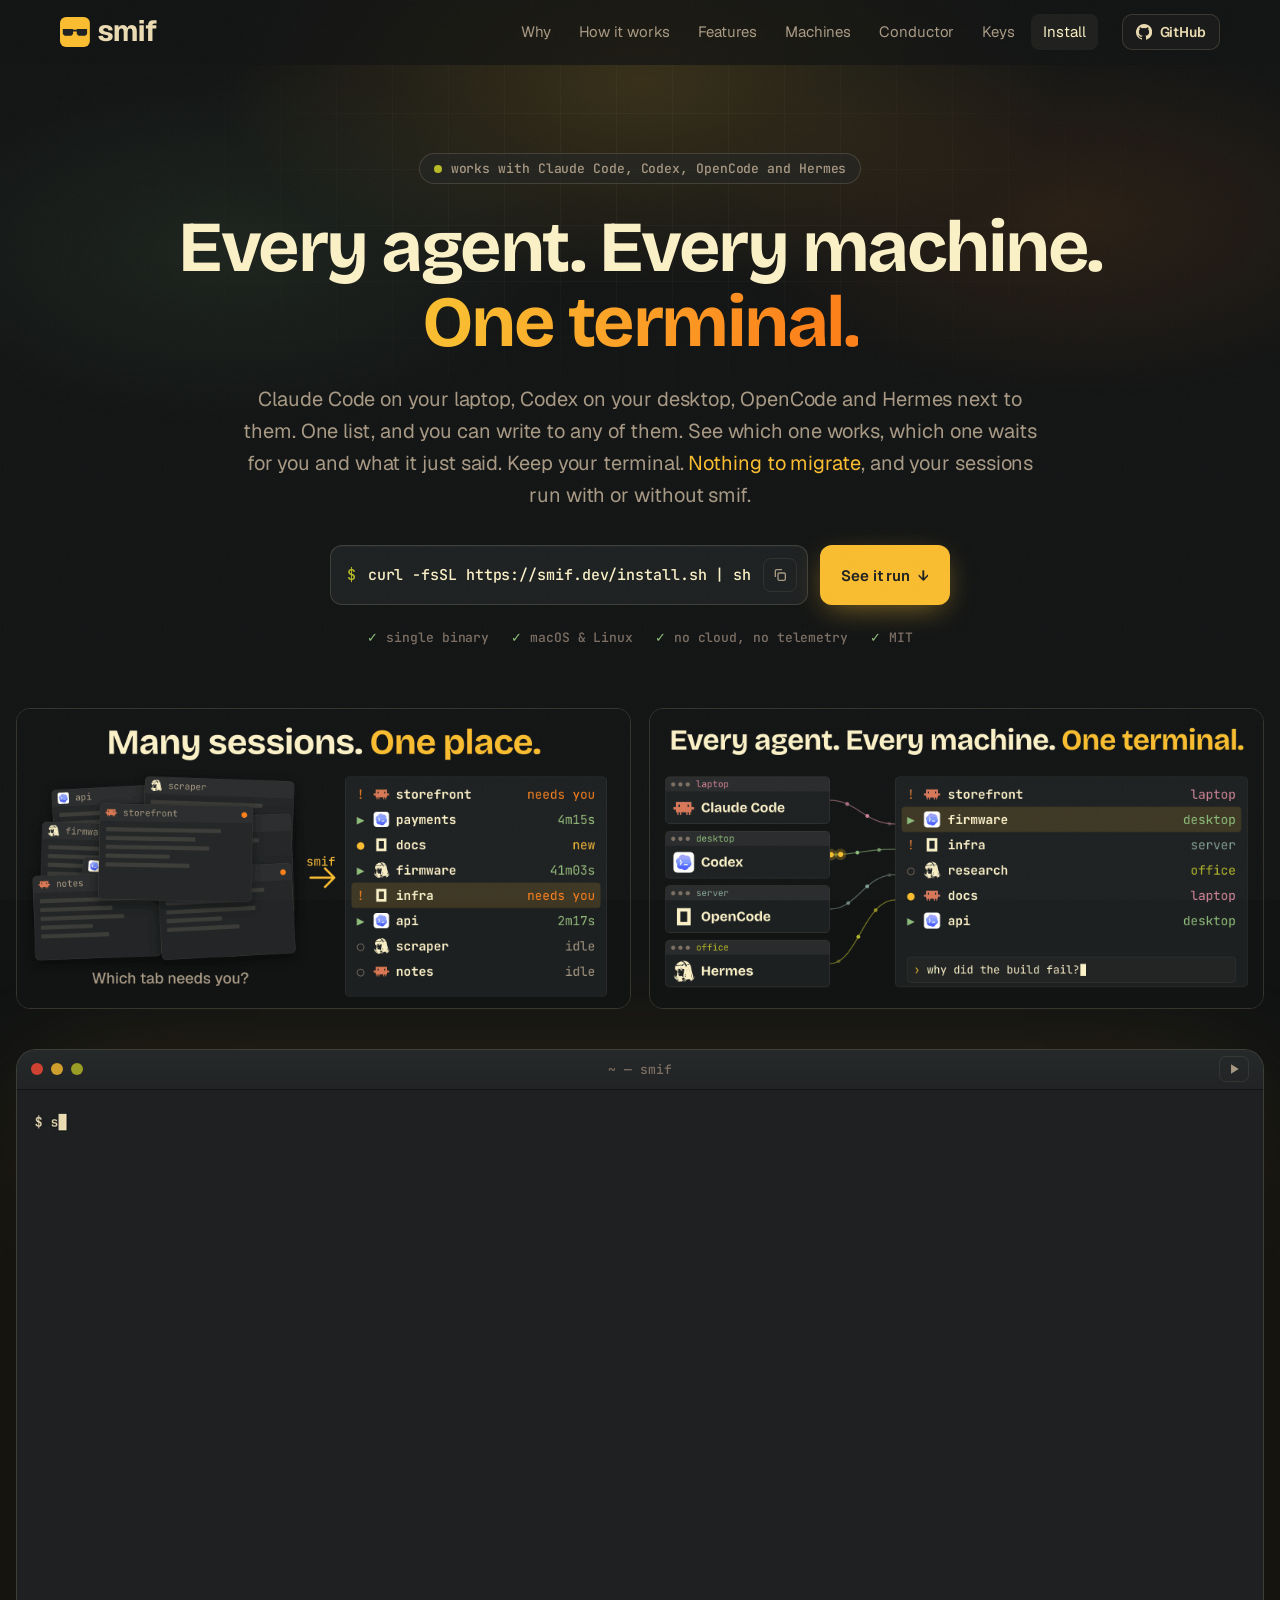
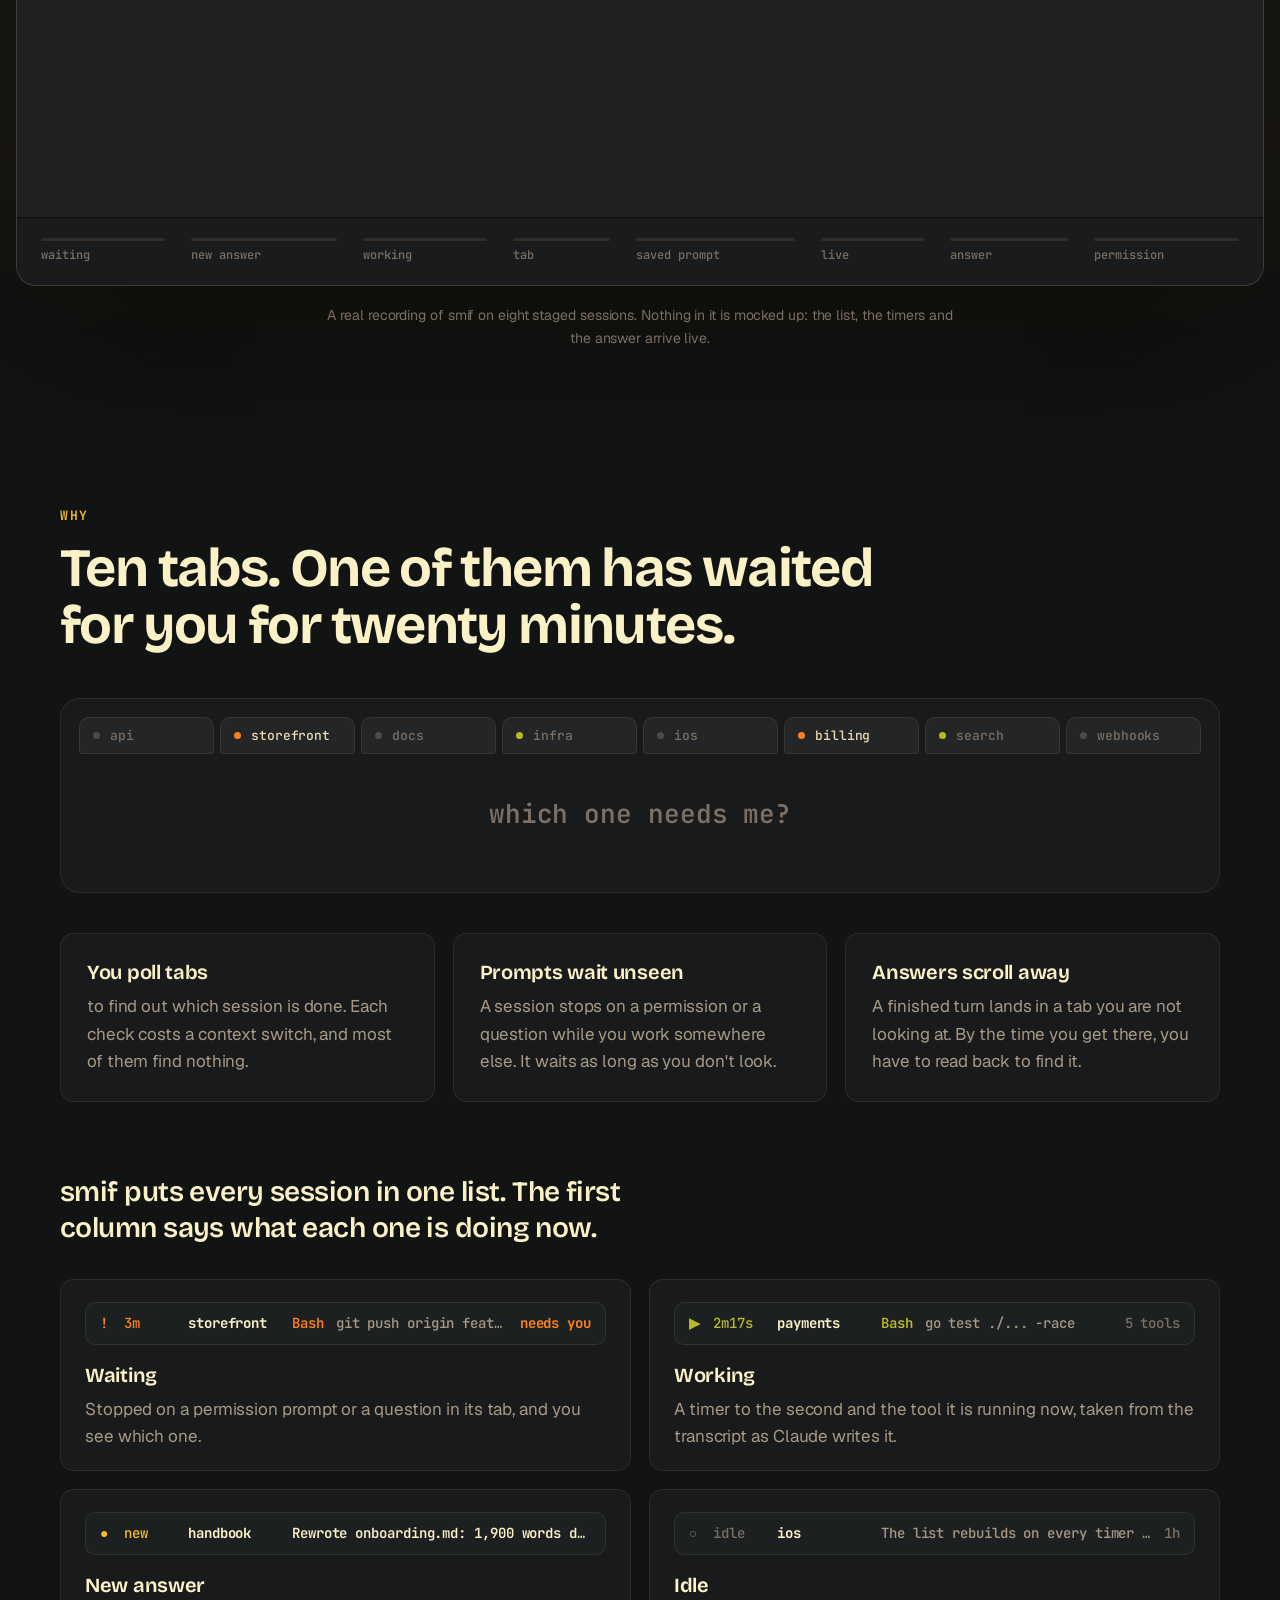
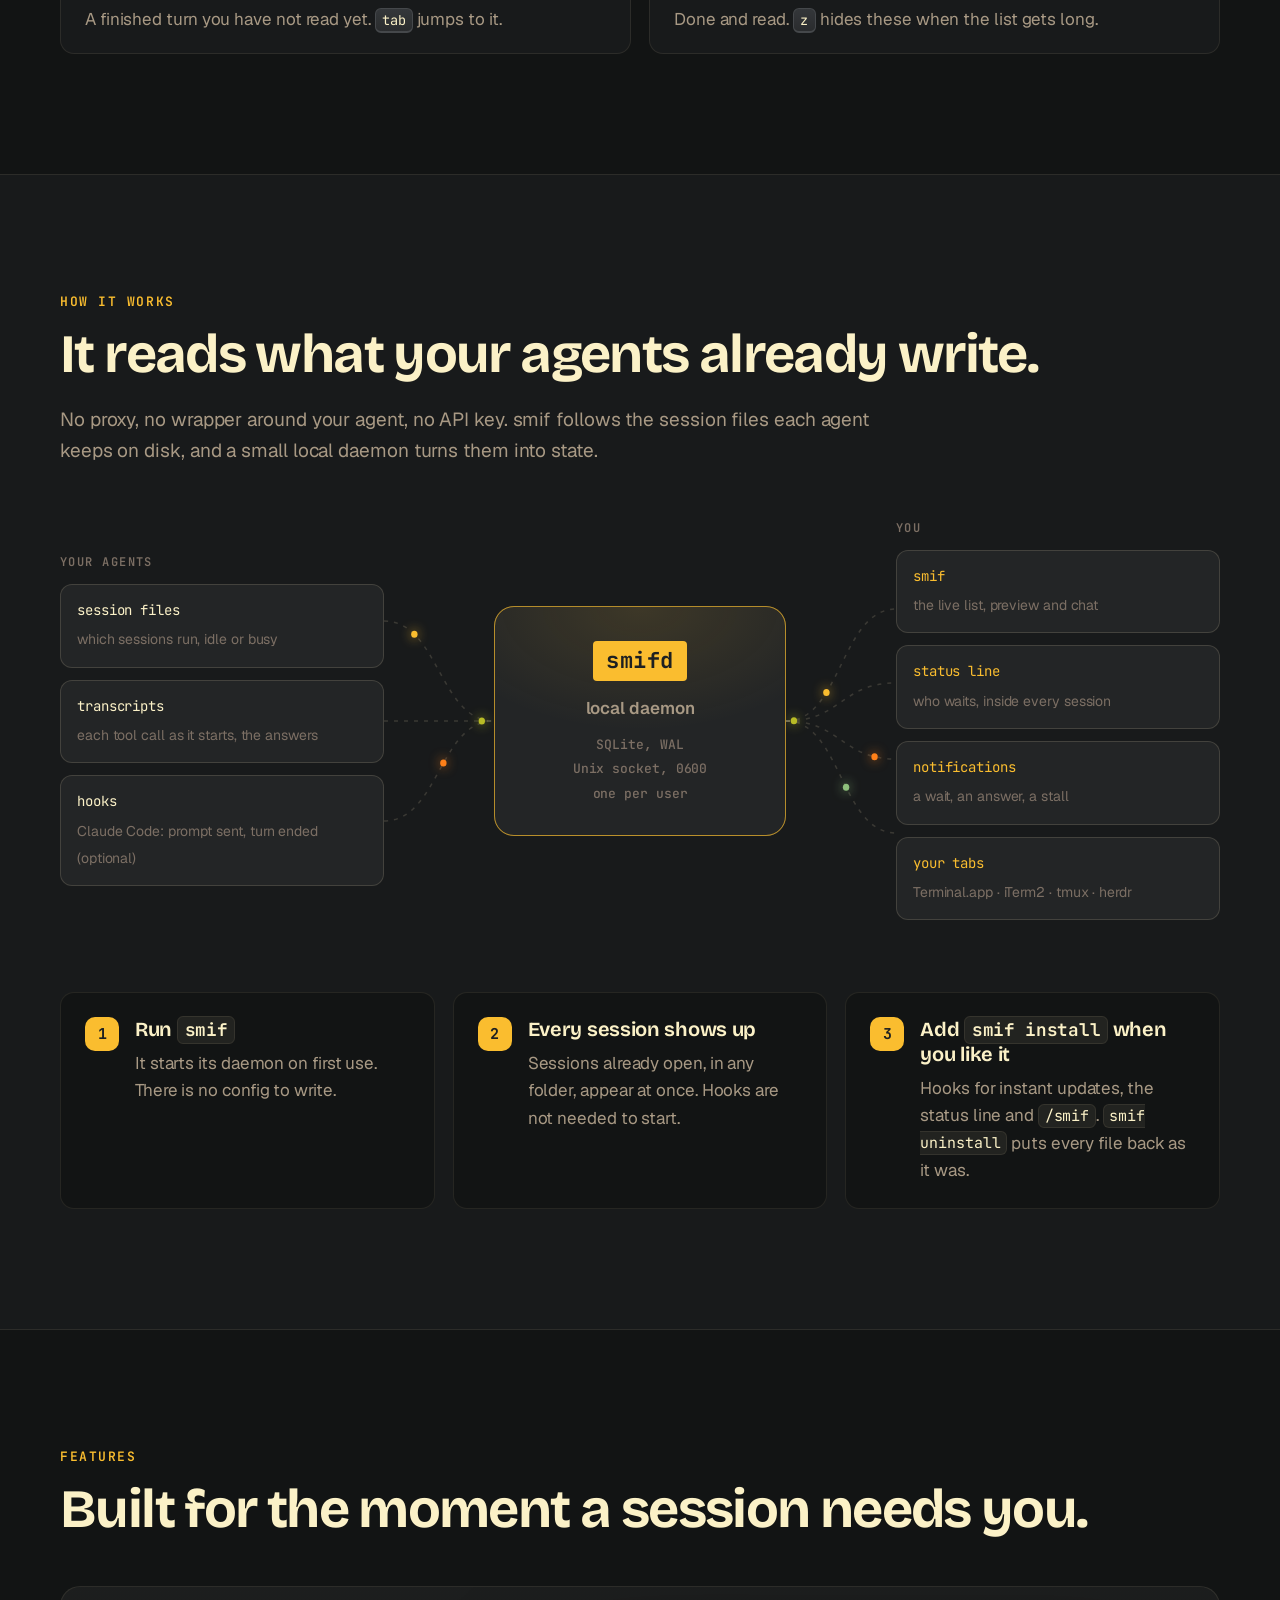
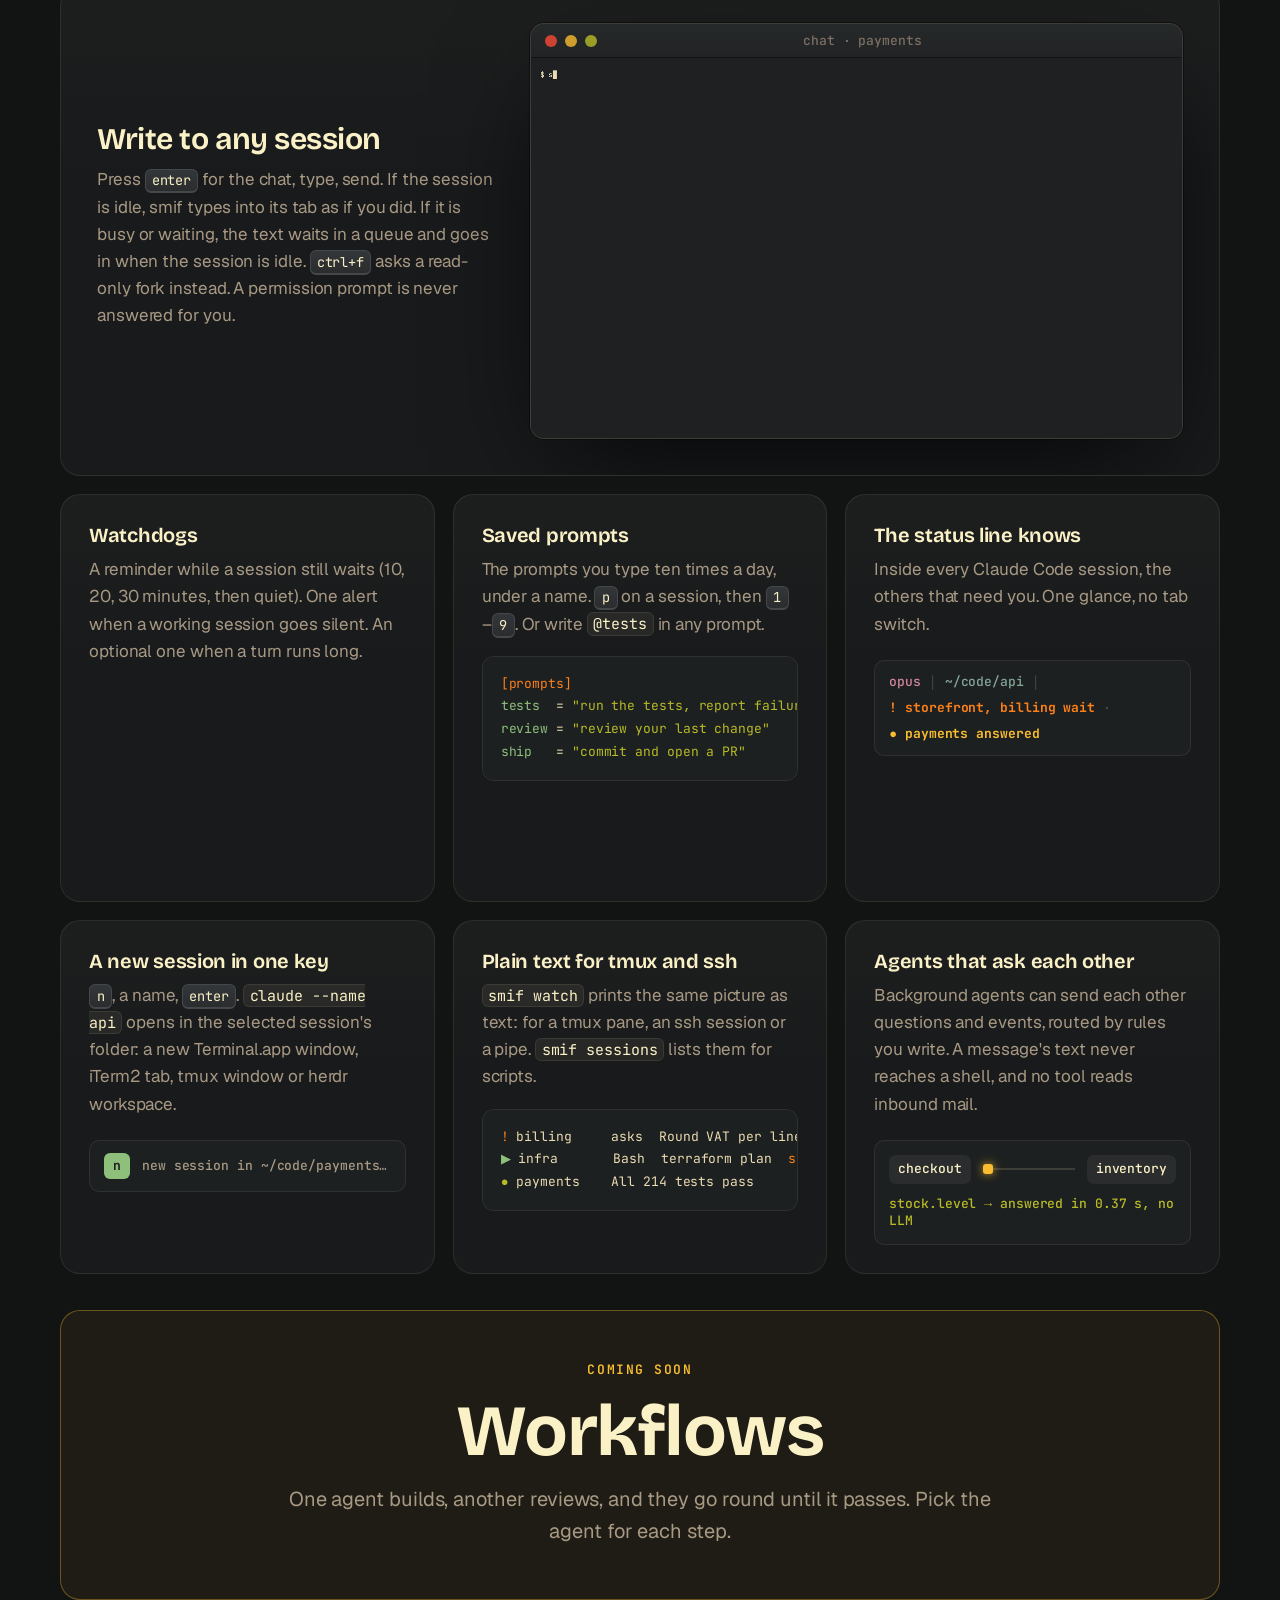
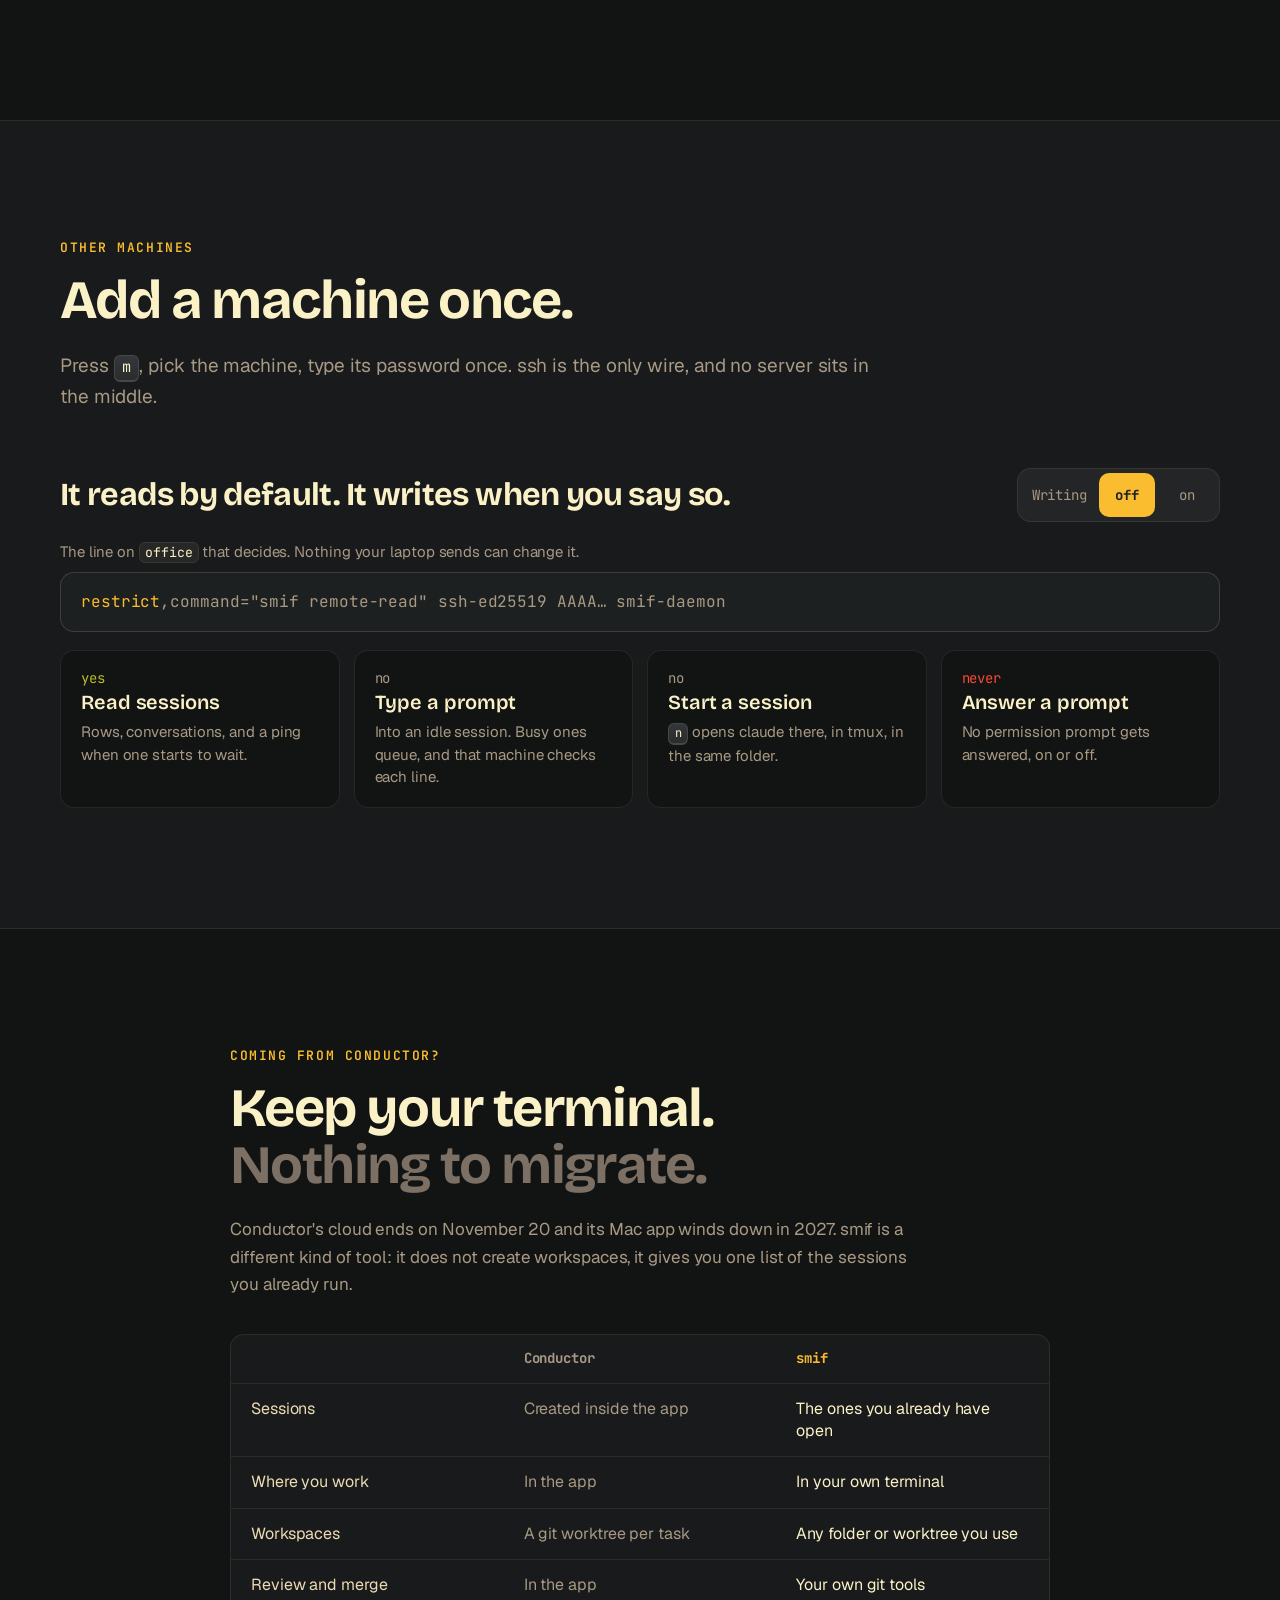
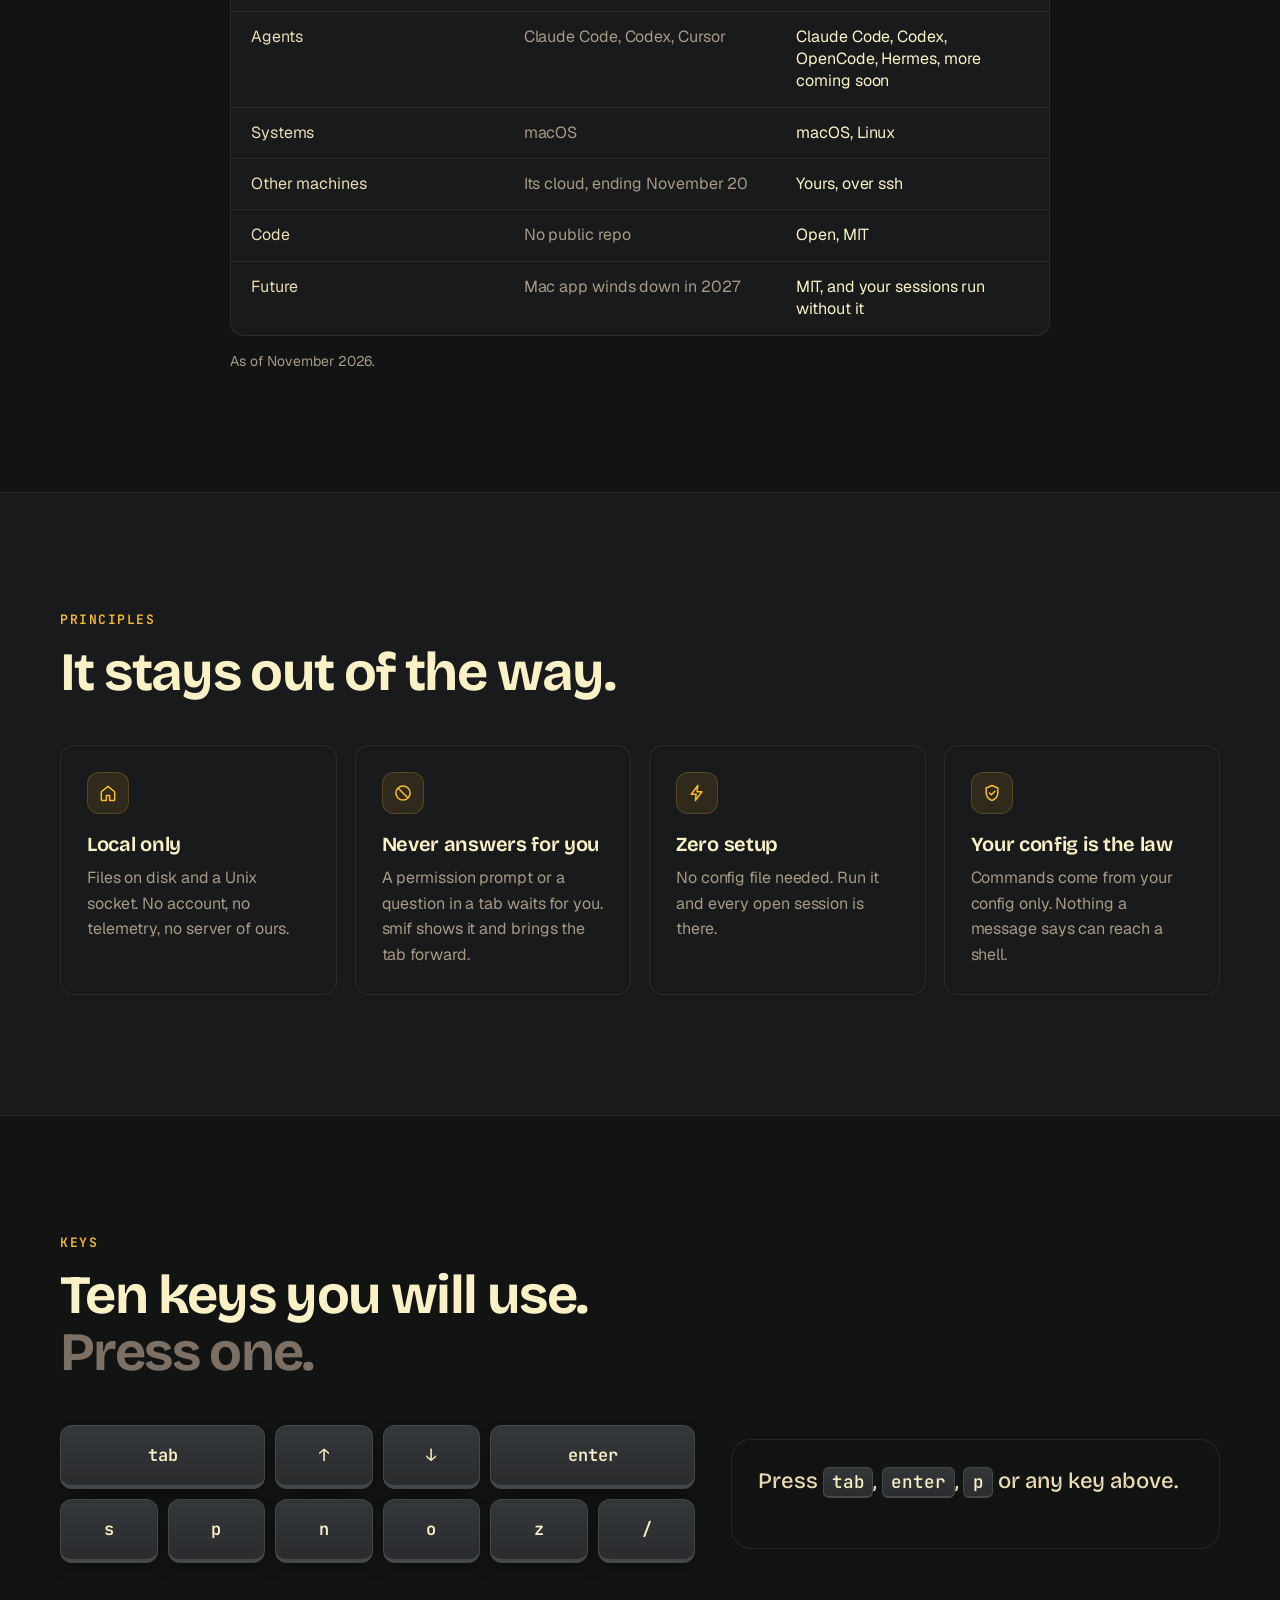
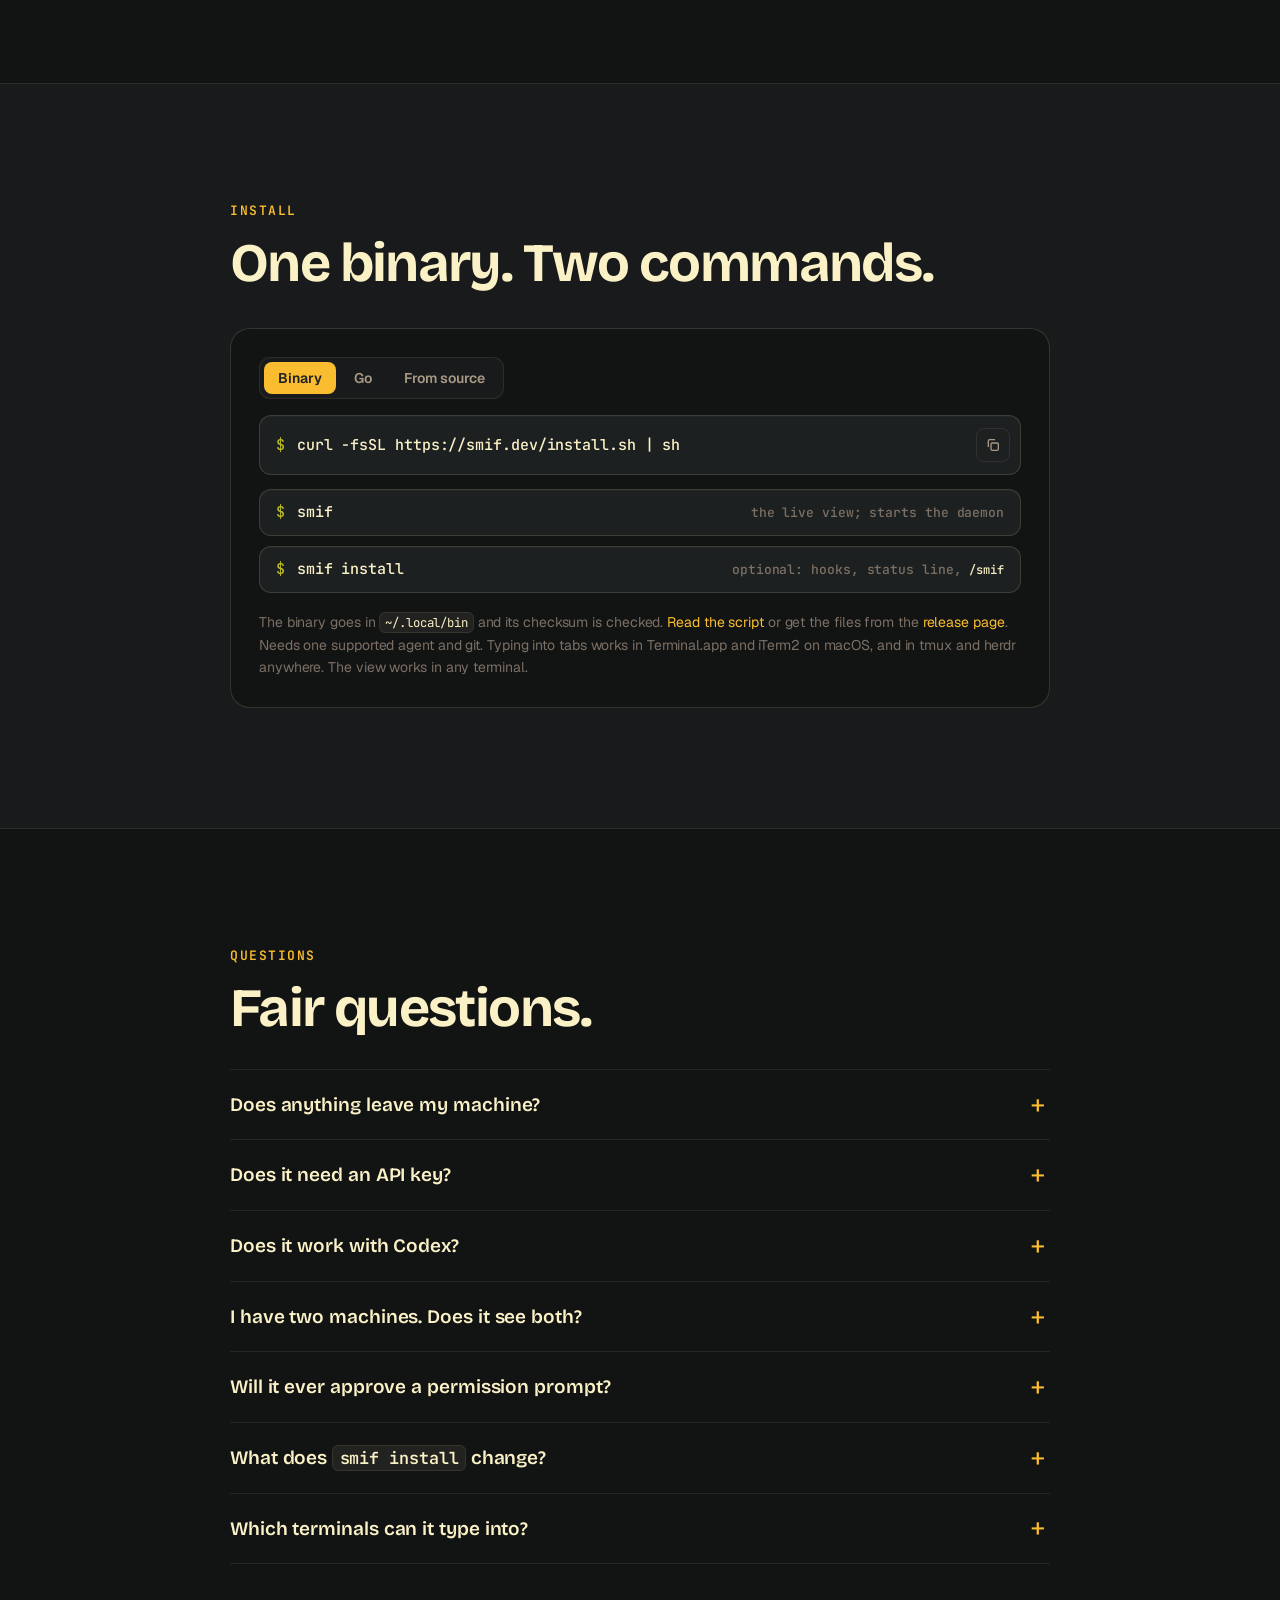
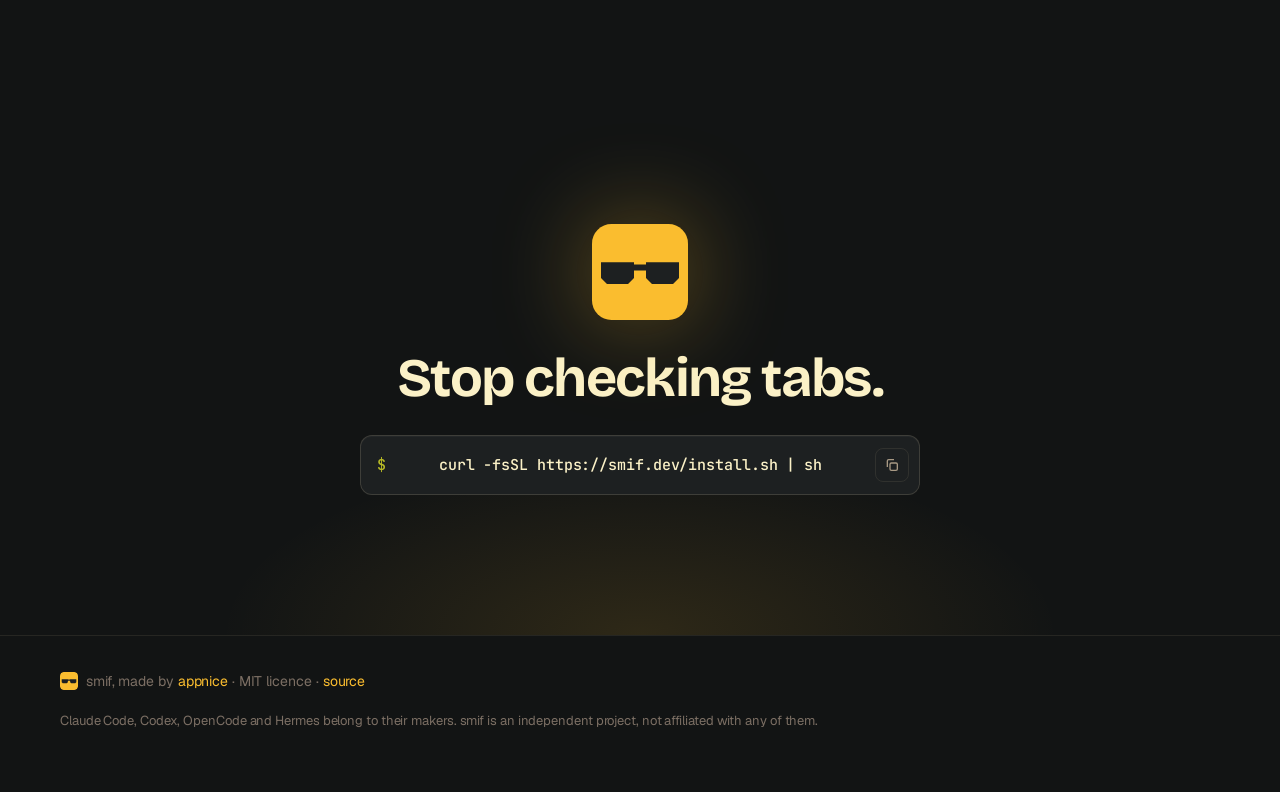
<file: site/index.html>
<!doctype html>
<html lang="en">
<head>
<meta charset="utf-8">
<meta name="viewport" content="width=device-width, initial-scale=1">
<title>smif · every agent, every machine, one terminal</title>
<meta name="description" content="Claude Code on your laptop, Codex on your desktop, OpenCode and Hermes next to them. One list, and you can write to any of them. See which one needs you, and keep your terminal.">
<meta name="theme-color" content="#141617">
<link rel="canonical" href="https://smif.dev/">
<meta property="og:type" content="website">
<meta property="og:url" content="https://smif.dev/">
<meta property="og:title" content="smif · every agent, every machine, one terminal">
<meta property="og:description" content="Claude Code on your laptop, Codex on your desktop, OpenCode and Hermes next to them. One list, and you can write to any of them. Local, single binary, MIT.">
<meta property="og:image" content="https://smif.dev/media/every-agent.png">
<meta name="twitter:card" content="summary_large_image">
<link rel="icon" href="favicon.ico" sizes="16x16 32x32 48x48">
<link rel="icon" href="favicon.svg?v=2" type="image/svg+xml">
<link rel="apple-touch-icon" href="apple-touch-icon.png">
<link rel="preload" href="fonts/bricolage.woff2" as="font" type="font/woff2" crossorigin>
<link rel="preload" href="fonts/geist.woff2" as="font" type="font/woff2" crossorigin>
<link rel="stylesheet" href="styles.css?v=5">
</head>
<body>
<a class="skip" href="#main">Skip to content</a>

<header class="nav" id="top">
  <div class="wrap nav__in">
    <a class="brand" href="#top" aria-label="smif home"><img src="logo.svg?v=2" alt="smif" width="98" height="30"></a>
    <nav class="nav__links" aria-label="Sections">
      <a href="#why">Why</a>
      <a href="#how">How it works</a>
      <a href="#features">Features</a>
      <a href="#machines">Machines</a>
      <a href="#conductor">Conductor</a>
      <a href="#keys">Keys</a>
      <a href="#install">Install</a>
    </nav>
    <a class="btn btn--ghost btn--sm" href="https://github.com/smifdev/smif">
      <svg viewBox="0 0 16 16" width="16" height="16" aria-hidden="true"><path fill="currentColor" d="M8 0a8 8 0 0 0-2.53 15.59c.4.07.55-.17.55-.38v-1.33c-2.23.48-2.7-1.07-2.7-1.07-.36-.92-.89-1.17-.89-1.17-.73-.5.06-.49.06-.49.8.06 1.23.83 1.23.83.72 1.22 1.87.87 2.33.67.07-.52.28-.87.5-1.07-1.78-.2-3.65-.89-3.65-3.95 0-.87.31-1.59.82-2.15-.08-.2-.36-1.02.08-2.12 0 0 .67-.21 2.2.82a7.6 7.6 0 0 1 4 0c1.53-1.04 2.2-.82 2.2-.82.44 1.1.16 1.92.08 2.12.51.56.82 1.28.82 2.15 0 3.07-1.87 3.75-3.65 3.95.29.25.54.73.54 1.48v2.2c0 .21.15.46.55.38A8 8 0 0 0 8 0Z"/></svg>
      GitHub
    </a>
  </div>
</header>

<main id="main">

<!-- ============ HERO ============ -->
<section class="hero">
  <div class="hero__glow" aria-hidden="true"></div>
  <div class="wrap hero__copy">
    <p class="pill reveal"><span class="dot dot--live" aria-hidden="true"></span> works with Claude Code, Codex, OpenCode and Hermes</p>
    <h1 class="hero__title reveal">Every agent. Every machine.<br><span class="hl">One terminal.</span></h1>
    <p class="hero__lede reveal">Claude Code on your laptop, Codex on your desktop, OpenCode and Hermes next to them. One list, and you can write to any of them. See which one works, which one waits for you and what it just said. Keep your terminal. <a href="#conductor">Nothing to migrate</a>, and your sessions run with or without smif.</p>
    <div class="hero__cta reveal">
      <div class="cmd" data-copy="curl -fsSL https://smif.dev/install.sh | sh">
        <span class="cmd__prompt" aria-hidden="true">$</span>
        <code>curl -fsSL https://smif.dev/install.sh | sh</code>
        <button class="cmd__copy" type="button" aria-label="Copy the install command">
          <svg viewBox="0 0 24 24" width="16" height="16" aria-hidden="true"><rect x="9" y="9" width="11" height="11" rx="2" fill="none" stroke="currentColor" stroke-width="2"/><path d="M5 15V6a2 2 0 0 1 2-2h8" fill="none" stroke="currentColor" stroke-width="2"/></svg>
        </button>
      </div>
      <a class="btn btn--primary" href="#demo">See it run <span aria-hidden="true">↓</span></a>
    </div>
    <ul class="facts reveal" aria-label="Facts">
      <li>single binary</li><li>macOS &amp; Linux</li><li>no cloud, no telemetry</li><li>MIT</li>
    </ul>
  </div>

  <div class="wrap wrap--wide">
    <div class="duo reveal">
      <picture>
        <source media="(prefers-reduced-motion: reduce)" srcset="media/many-sessions.png?v=2">
        <img src="media/many-sessions.gif?v=2" width="1600" height="780" style="width:100%;height:auto" alt="Many sessions. One place. A pile of terminal windows, where you cannot tell which tab needs you, becomes one list in smif: two sessions need you, three work, one has a new answer, two are idle.">
      </picture>
      <picture>
        <source media="(prefers-reduced-motion: reduce)" srcset="media/every-agent.png">
        <img src="media/every-agent.gif" width="1600" height="780" style="width:100%;height:auto" alt="Every agent. Every machine. One terminal. Claude Code on a laptop, Codex on a desktop, OpenCode on a server and Hermes in an office, each with its logo, join one list in smif, and a line typed there goes to the session on that machine.">
      </picture>
    </div>
  </div>

  <div class="wrap wrap--wide" id="demo">
    <figure class="term term--hero reveal">
      <div class="term__bar">
        <span class="term__lights" aria-hidden="true"><i></i><i></i><i></i></span>
        <span class="term__title">~ — smif</span>
        <button class="term__sound" type="button" data-toggle-play aria-label="Pause the recording">
          <svg class="i-pause" viewBox="0 0 24 24" width="14" height="14" aria-hidden="true"><path fill="currentColor" d="M6 4h4v16H6zM14 4h4v16h-4z"/></svg>
          <svg class="i-play" viewBox="0 0 24 24" width="14" height="14" aria-hidden="true"><path fill="currentColor" d="M7 4v16l13-8z"/></svg>
        </button>
      </div>
      <div class="term__screen">
        <video id="hero-video" class="term__video" muted playsinline loop preload="auto" poster="media/hero.jpg" aria-label="Recording of smif: a list of eight Claude Code sessions with their live state; a saved prompt is sent to an idle session, which works and answers.">
          <source src="media/hero.webm" type="video/webm">
          <source src="media/hero.mp4" type="video/mp4">
        </video>
        <div class="callout" id="callout" aria-live="polite"><span class="callout__glyph"></span><span class="callout__text"></span></div>
      </div>
      <figcaption class="chapters" id="chapters" aria-label="Chapters of the recording"></figcaption>
    </figure>
    <p class="note">A real recording of smif on eight staged sessions. Nothing in it is mocked up: the list, the timers and the answer arrive live.</p>
  </div>
</section>

<!-- ============ WHY ============ -->
<section class="section" id="why">
  <div class="wrap">
    <p class="eyebrow reveal">Why</p>
    <h2 class="h2 reveal">Ten tabs. One of them has waited<br>for you for twenty minutes.</h2>
    <div class="tabs-demo reveal" aria-hidden="true">
      <div class="tabbar">
        <span class="tab" style="--d:0s">api</span>
        <span class="tab tab--waiting" style="--d:.4s">storefront</span>
        <span class="tab" style="--d:.8s">docs</span>
        <span class="tab tab--busy" style="--d:1.2s">infra</span>
        <span class="tab" style="--d:1.6s">ios</span>
        <span class="tab tab--waiting" style="--d:2s">billing</span>
        <span class="tab tab--busy" style="--d:2.4s">search</span>
        <span class="tab" style="--d:2.8s">webhooks</span>
      </div>
      <div class="tabs-demo__q"><span>which one needs me?</span></div>
    </div>
    <div class="grid3">
      <article class="pain reveal"><h3>You poll tabs</h3><p>to find out which session is done. Each check costs a context switch, and most of them find nothing.</p></article>
      <article class="pain reveal"><h3>Prompts wait unseen</h3><p>A session stops on a permission or a question while you work somewhere else. It waits as long as you don't look.</p></article>
      <article class="pain reveal"><h3>Answers scroll away</h3><p>A finished turn lands in a tab you are not looking at. By the time you get there, you have to read back to find it.</p></article>
    </div>
    <p class="punch reveal">smif puts every session in one list. The first column says what each one is doing now.</p>

    <div class="states">
      <article class="state state--wait reveal">
        <div class="row"><span class="g">!</span><span class="t" data-ago="187">3m</span><b>storefront</b><em>Bash</em><span class="m">git push origin feat/checkout</span><span class="tag">needs you</span></div>
        <h3>Waiting</h3><p>Stopped on a permission prompt or a question in its tab, and you see which one.</p>
      </article>
      <article class="state state--work reveal">
        <div class="row"><span class="g">▶</span><span class="t" data-tick="134">2m14s</span><b>payments</b><em>Bash</em><span class="m">go test ./... -race</span><span class="c">5 tools</span></div>
        <h3>Working</h3><p>A timer to the second and the tool it is running now, taken from the transcript as Claude writes it.</p>
      </article>
      <article class="state state--new reveal">
        <div class="row"><span class="g">●</span><span class="t">new</span><b>handbook</b><span class="m m--b">Rewrote onboarding.md: 1,900 words down to 640</span></div>
        <h3>New answer</h3><p>A finished turn you have not read yet. <kbd>tab</kbd> jumps to it.</p>
      </article>
      <article class="state state--idle reveal">
        <div class="row"><span class="g">○</span><span class="t">idle</span><b>ios</b><span class="m">The list rebuilds on every timer tick…</span><span class="c">1h</span></div>
        <h3>Idle</h3><p>Done and read. <kbd>z</kbd> hides these when the list gets long.</p>
      </article>
    </div>
  </div>
</section>

<!-- ============ HOW ============ -->
<section class="section section--alt" id="how">
  <div class="wrap">
    <p class="eyebrow reveal">How it works</p>
    <h2 class="h2 reveal">It reads what your agents already write.</h2>
    <p class="lede reveal">No proxy, no wrapper around your agent, no API key. smif follows the session files each agent keeps on disk, and a small local daemon turns them into state.</p>

    <div class="flow reveal" role="img" aria-label="Diagram: your agents' session files, transcripts and hooks flow into the local smif daemon, which feeds the smif view, the status line, notifications and your terminal tabs.">
      <div class="flow__col">
        <p class="flow__head">Your agents</p>
        <div class="node"><code>session files</code><span>which sessions run, idle or busy</span></div>
        <div class="node"><code>transcripts</code><span>each tool call as it starts, the answers</span></div>
        <div class="node"><code>hooks</code><span>Claude Code: prompt sent, turn ended (optional)</span></div>
      </div>
      <div class="flow__wire" aria-hidden="true">
        <svg viewBox="0 0 120 300" preserveAspectRatio="none"><path class="wire" d="M0 50 C60 50 60 150 120 150"/><path class="wire" d="M0 150 L120 150"/><path class="wire" d="M0 250 C60 250 60 150 120 150"/>
          <circle r="3.5" class="pkt"><animateMotion dur="2.4s" repeatCount="indefinite" path="M0 50 C60 50 60 150 120 150"/></circle>
          <circle r="3.5" class="pkt pkt--b"><animateMotion dur="2.4s" begin="-1.6s" repeatCount="indefinite" path="M0 150 L120 150"/></circle>
          <circle r="3.5" class="pkt pkt--c"><animateMotion dur="2.4s" begin="-.8s" repeatCount="indefinite" path="M0 250 C60 250 60 150 120 150"/></circle>
        </svg>
      </div>
      <div class="flow__col flow__col--core">
        <div class="core">
          <span class="badge badge--lg">smifd</span>
          <p>local daemon</p>
          <ul><li>SQLite, WAL</li><li>Unix socket, 0600</li><li>one per user</li></ul>
          <span class="core__pulse" aria-hidden="true"></span>
        </div>
      </div>
      <div class="flow__wire" aria-hidden="true">
        <svg viewBox="0 0 120 300" preserveAspectRatio="none"><path class="wire" d="M0 150 C60 150 60 38 120 38"/><path class="wire" d="M0 150 C60 150 60 112 120 112"/><path class="wire" d="M0 150 C60 150 60 188 120 188"/><path class="wire" d="M0 150 C60 150 60 262 120 262"/>
          <circle r="3.5" class="pkt"><animateMotion dur="2s" begin="-1.7s" repeatCount="indefinite" path="M0 150 C60 150 60 38 120 38"/></circle>
          <circle r="3.5" class="pkt pkt--b"><animateMotion dur="2s" begin="-1.2s" repeatCount="indefinite" path="M0 150 C60 150 60 112 120 112"/></circle>
          <circle r="3.5" class="pkt pkt--c"><animateMotion dur="2s" begin="-.7s" repeatCount="indefinite" path="M0 150 C60 150 60 188 120 188"/></circle>
          <circle r="3.5" class="pkt pkt--d"><animateMotion dur="2s" begin="-.2s" repeatCount="indefinite" path="M0 150 C60 150 60 262 120 262"/></circle>
        </svg>
      </div>
      <div class="flow__col">
        <p class="flow__head">You</p>
        <div class="node node--out"><code>smif</code><span>the live list, preview and chat</span></div>
        <div class="node node--out"><code>status line</code><span>who waits, inside every session</span></div>
        <div class="node node--out"><code>notifications</code><span>a wait, an answer, a stall</span></div>
        <div class="node node--out"><code>your tabs</code><span>Terminal.app · iTerm2 · tmux · herdr</span></div>
      </div>
    </div>

    <ol class="steps">
      <li class="reveal"><span class="steps__n">1</span><div><h3>Run <code>smif</code></h3><p>It starts its daemon on first use. There is no config to write.</p></div></li>
      <li class="reveal"><span class="steps__n">2</span><div><h3>Every session shows up</h3><p>Sessions already open, in any folder, appear at once. Hooks are not needed to start.</p></div></li>
      <li class="reveal"><span class="steps__n">3</span><div><h3>Add <code>smif install</code> when you like it</h3><p>Hooks for instant updates, the status line and <code>/smif</code>. <code>smif uninstall</code> puts every file back as it was.</p></div></li>
    </ol>
  </div>
</section>

<!-- ============ FEATURES ============ -->
<section class="section" id="features">
  <div class="wrap">
    <p class="eyebrow reveal">Features</p>
    <h2 class="h2 reveal">Built for the moment a session needs you.</h2>

    <div class="bento">
      <article class="card card--wide reveal">
        <div class="card__copy">
          <h3>Write to any session</h3>
          <p>Press <kbd>enter</kbd> for the chat, type, send. If the session is idle, smif types into its tab as if you did. If it is busy or waiting, the text waits in a queue and goes in when the session is idle. <kbd>ctrl+f</kbd> asks a read-only fork instead. A permission prompt is never answered for you.</p>
        </div>
        <figure class="term term--card">
          <div class="term__bar"><span class="term__lights" aria-hidden="true"><i></i><i></i><i></i></span><span class="term__title">chat · payments</span></div>
          <div class="term__screen">
            <video class="term__video" data-inview muted playsinline loop preload="none" poster="media/chat.jpg" aria-label="Recording: the chat with a session; a follow-up is typed, the session works and answers.">
              <source src="media/chat.webm" type="video/webm">
              <source src="media/chat.mp4" type="video/mp4">
            </video>
          </div>
        </figure>
      </article>

      <article class="card reveal">
        <h3>Watchdogs</h3>
        <p>A reminder while a session still waits (10, 20, 30 minutes, then quiet). One alert when a working session goes silent. An optional one when a turn runs long.</p>
        <div class="toasts" aria-hidden="true">
          <div class="toast"><span class="toast__app">smif</span><b>storefront still waits for you (12m)</b><span>Bash: git push origin feat/checkout</span></div>
          <div class="toast"><span class="toast__app">smif</span><b>infra is silent</b><span>nothing written for 10m: a long command, or stuck</span></div>
          <div class="toast"><span class="toast__app">smif</span><b>payments answered</b><span>All 214 tests pass with -race</span></div>
        </div>
      </article>

      <article class="card reveal">
        <h3>Saved prompts</h3>
        <p>The prompts you type ten times a day, under a name. <kbd>p</kbd> on a session, then <kbd>1</kbd>–<kbd>9</kbd>. Or write <code>@tests</code> in any prompt.</p>
        <pre class="code" aria-label="Example config"><span class="k">[prompts]</span>
<span class="n">tests</span>  = <span class="s">"run the tests, report failures"</span>
<span class="n">review</span> = <span class="s">"review your last change"</span>
<span class="n">ship</span>   = <span class="s">"commit and open a PR"</span></pre>
      </article>

      <article class="card reveal">
        <h3>The status line knows</h3>
        <p>Inside every Claude Code session, the others that need you. One glance, no tab switch.</p>
        <div class="statusline" aria-label="Example status line">
          <span class="sl__model">opus</span><span class="sl__sep">│</span><span class="sl__dir">~/code/api</span><span class="sl__sep">│</span><span class="sl__wait">! storefront, billing wait</span><span class="sl__sep">·</span><span class="sl__new">● payments answered</span>
        </div>
      </article>

      <article class="card reveal">
        <h3>A new session in one key</h3>
        <p><kbd>n</kbd>, a name, <kbd>enter</kbd>. <code>claude --name api</code> opens in the selected session's folder: a new Terminal.app window, iTerm2 tab, tmux window or herdr workspace.</p>
        <div class="newsess" aria-hidden="true"><span class="ns__k">n</span><span class="ns__line">new session in ~/code/payments-api · name: <span class="ns__type" data-type="refunds-v2"></span><span class="caret"></span></span></div>
      </article>

      <article class="card reveal">
        <h3>Plain text for tmux and ssh</h3>
        <p><code>smif watch</code> prints the same picture as text: for a tmux pane, an ssh session or a pipe. <code>smif sessions</code> lists them for scripts.</p>
        <pre class="code" aria-label="Example output of smif watch"><span class="k">!</span> billing     asks  Round VAT per line…
<span class="n">▶</span> infra       Bash  terraform plan  <span class="k">silent 7m</span>
<span class="s">●</span> payments    All 214 tests pass</pre>
      </article>

      <article class="card reveal">
        <h3>Agents that ask each other</h3>
        <p>Background agents can send each other questions and events, routed by rules you write. A message's text never reaches a shell, and no tool reads inbound mail.</p>
        <div class="mail" aria-hidden="true">
          <span class="mail__a">checkout</span><span class="mail__arrow"><i></i></span><span class="mail__b">inventory</span>
          <span class="mail__msg">stock.level → answered in 0.37 s, no LLM</span>
        </div>
      </article>
    </div>
    <div class="soon reveal">
      <p class="eyebrow">Coming soon</p>
      <h3>Workflows</h3>
      <p>One agent builds, another reviews, and they go round until it passes. Pick the agent for each step.</p>
    </div>
  </div>
</section>

<!-- ============ MACHINES ============ -->
<section class="section section--alt" id="machines" data-write="off">
  <div class="wrap">
    <p class="eyebrow reveal">Other machines</p>
    <h2 class="h2 reveal">Add a machine once.</h2>
    <p class="lede reveal">Press <kbd>m</kbd>, pick the machine, type its password once. ssh is the only wire, and no server sits in the middle.</p>

    <div class="rights reveal">
      <div class="rights__head">
        <h3>It reads by default. It writes when you say so.</h3>
        <div class="switch" role="group" aria-label="Writing to office">
          <span>Writing</span>
          <button type="button" data-write="off" aria-pressed="true">off</button>
          <button type="button" data-write="on" aria-pressed="false">on</button>
        </div>
      </div>
      <p class="rights__note">The line on <code>office</code> that decides. Nothing your laptop sends can change it.</p>
      <code class="keyline"><span>restrict</span>,command="smif remote-read<b data-flag></b>" ssh-ed25519 AAAA… smif-daemon</code>
      <div class="rights__grid">
        <article><p class="can yes">yes</p><h4>Read sessions</h4><p>Rows, conversations, and a ping when one starts to wait.</p></article>
        <article data-needs-write><p class="can">no</p><h4>Type a prompt</h4><p>Into an idle session. Busy ones queue, and that machine checks each line.</p></article>
        <article data-needs-write><p class="can">no</p><h4>Start a session</h4><p><kbd>n</kbd> opens claude there, in tmux, in the same folder.</p></article>
        <article><p class="can never">never</p><h4>Answer a prompt</h4><p>No permission prompt gets answered, on or off.</p></article>
      </div>
    </div>
  </div>
</section>

<!-- ============ CONDUCTOR ============ -->
<section class="section" id="conductor">
  <div class="wrap wrap--narrow">
    <p class="eyebrow reveal">Coming from Conductor?</p>
    <h2 class="h2 reveal">Keep your terminal.<br><span class="dim">Nothing to migrate.</span></h2>
    <p class="vs__lede reveal">Conductor's cloud ends on November 20 and its Mac app winds down in 2027. smif is a different kind of tool: it does not create workspaces, it gives you one list of the sessions you already run.</p>
    <div class="vs reveal">
      <table>
        <thead><tr><td></td><th scope="col">Conductor</th><th scope="col" class="vs__us">smif</th></tr></thead>
        <tbody>
          <tr><th scope="row">Sessions</th><td>Created inside the app</td><td class="vs__us">The ones you already have open</td></tr>
          <tr><th scope="row">Where you work</th><td>In the app</td><td class="vs__us">In your own terminal</td></tr>
          <tr><th scope="row">Workspaces</th><td>A git worktree per task</td><td class="vs__us">Any folder or worktree you use</td></tr>
          <tr><th scope="row">Review and merge</th><td>In the app</td><td class="vs__us">Your own git tools</td></tr>
          <tr><th scope="row">Agents</th><td>Claude Code, Codex, Cursor</td><td class="vs__us">Claude Code, Codex, OpenCode, Hermes, more coming soon</td></tr>
          <tr><th scope="row">Systems</th><td>macOS</td><td class="vs__us">macOS, Linux</td></tr>
          <tr><th scope="row">Other machines</th><td>Its cloud, ending November 20</td><td class="vs__us">Yours, over ssh</td></tr>
          <tr><th scope="row">Code</th><td>No public repo</td><td class="vs__us">Open, MIT</td></tr>
          <tr><th scope="row">Future</th><td>Mac app winds down in 2027</td><td class="vs__us">MIT, and your sessions run without it</td></tr>
        </tbody>
      </table>
    </div>
    <p class="vs__note reveal">As of November 2026.</p>
  </div>
</section>

<!-- ============ PRINCIPLES ============ -->
<section class="section section--alt" id="principles">
  <div class="wrap">
    <p class="eyebrow reveal">Principles</p>
    <h2 class="h2 reveal">It stays out of the way.</h2>
    <div class="grid4">
      <article class="principle reveal"><span class="principle__i"><svg viewBox="0 0 24 24" width="20" height="20" aria-hidden="true"><path d="M4 10.5 12 4l8 6.5V20a1 1 0 0 1-1 1h-5v-6h-4v6H5a1 1 0 0 1-1-1z" fill="none" stroke="currentColor" stroke-width="1.8" stroke-linejoin="round"/></svg></span><h3>Local only</h3><p>Files on disk and a Unix socket. No account, no telemetry, no server of ours.</p></article>
      <article class="principle reveal"><span class="principle__i"><svg viewBox="0 0 24 24" width="20" height="20" aria-hidden="true"><circle cx="12" cy="12" r="8.5" fill="none" stroke="currentColor" stroke-width="1.8"/><path d="M6 6l12 12" stroke="currentColor" stroke-width="1.8"/></svg></span><h3>Never answers for you</h3><p>A permission prompt or a question in a tab waits for you. smif shows it and brings the tab forward.</p></article>
      <article class="principle reveal"><span class="principle__i"><svg viewBox="0 0 24 24" width="20" height="20" aria-hidden="true"><path d="M13 3 5 13.5h6L10 21l8-10.5h-6z" fill="none" stroke="currentColor" stroke-width="1.8" stroke-linejoin="round"/></svg></span><h3>Zero setup</h3><p>No config file needed. Run it and every open session is there.</p></article>
      <article class="principle reveal"><span class="principle__i"><svg viewBox="0 0 24 24" width="20" height="20" aria-hidden="true"><path d="M12 3 5 6v5.5c0 4.4 3 8 7 9.5 4-1.5 7-5.1 7-9.5V6z" fill="none" stroke="currentColor" stroke-width="1.8" stroke-linejoin="round"/><path d="m9 12 2.2 2.2L15.5 10" fill="none" stroke="currentColor" stroke-width="1.8" stroke-linecap="round" stroke-linejoin="round"/></svg></span><h3>Your config is the law</h3><p>Commands come from your config only. Nothing a message says can reach a shell.</p></article>
    </div>
  </div>
</section>

<!-- ============ KEYS ============ -->
<section class="section" id="keys">
  <div class="wrap">
    <p class="eyebrow reveal">Keys</p>
    <h2 class="h2 reveal">Ten keys you will use.<br><span class="dim">Press one.</span></h2>
    <div class="keys reveal">
      <div class="keys__board" role="group" aria-label="Keys">
        <button type="button" class="key key--wide" data-key="Tab" data-desc="Jump to the next session that needs you: one that waits, or a new answer.">tab</button>
        <button type="button" class="key" data-key="ArrowUp" data-desc="Move through the list. The preview on the right follows.">↑</button>
        <button type="button" class="key" data-key="ArrowDown" data-desc="Move through the list. The preview on the right follows.">↓</button>
        <button type="button" class="key key--wide" data-key="Enter" data-desc="Open the chat with the session: its conversation, live, and a box to write in.">enter</button>
        <button type="button" class="key" data-key="s" data-desc="Write to the session under the preview: typed into its tab when idle, queued when busy or waiting.">s</button>
        <button type="button" class="key" data-key="p" data-desc="Saved prompts. Then 1–9 sends one the way s would.">p</button>
        <button type="button" class="key" data-key="n" data-desc="A new terminal that runs claude in this session's folder. It asks for the name, and which agent when you have more than one.">n</button>
        <button type="button" class="key" data-key="o" data-desc="Bring the session's tab to the front, to answer its permission prompt or question there.">o</button>
        <button type="button" class="key" data-key="z" data-desc="Hide or show the quiet sessions: idle, answer read.">z</button>
        <button type="button" class="key" data-key="/" data-desc="Filter the list by text. enter keeps it, esc clears it.">/</button>
      </div>
      <p class="keys__desc" id="keydesc" aria-live="polite">Press <kbd>tab</kbd>, <kbd>enter</kbd>, <kbd>p</kbd> or any key above.</p>
    </div>
  </div>
</section>

<!-- ============ INSTALL ============ -->
<section class="section section--alt" id="install">
  <div class="wrap wrap--narrow">
    <p class="eyebrow reveal">Install</p>
    <h2 class="h2 reveal">One binary. Two commands.</h2>
    <div class="install reveal">
      <div class="install__tabs" role="tablist" aria-label="Install method">
        <button type="button" role="tab" aria-selected="true" aria-controls="inst-bin" id="tab-bin">Binary</button>
        <button type="button" role="tab" aria-selected="false" aria-controls="inst-go" id="tab-go">Go</button>
        <button type="button" role="tab" aria-selected="false" aria-controls="inst-src" id="tab-src">From source</button>
      </div>
      <div class="install__panel" role="tabpanel" id="inst-bin" aria-labelledby="tab-bin">
        <div class="cmd" data-copy="curl -fsSL https://smif.dev/install.sh | sh"><span class="cmd__prompt" aria-hidden="true">$</span><code>curl -fsSL https://smif.dev/install.sh | sh</code><button class="cmd__copy" type="button" aria-label="Copy"><svg viewBox="0 0 24 24" width="16" height="16" aria-hidden="true"><rect x="9" y="9" width="11" height="11" rx="2" fill="none" stroke="currentColor" stroke-width="2"/><path d="M5 15V6a2 2 0 0 1 2-2h8" fill="none" stroke="currentColor" stroke-width="2"/></svg></button></div>
      </div>
      <div class="install__panel" role="tabpanel" id="inst-go" aria-labelledby="tab-go" hidden>
        <div class="cmd" data-copy="go install github.com/appnice/smif/cmd/smif@latest"><span class="cmd__prompt" aria-hidden="true">$</span><code>go install github.com/appnice/smif/cmd/smif@latest</code><button class="cmd__copy" type="button" aria-label="Copy"><svg viewBox="0 0 24 24" width="16" height="16" aria-hidden="true"><rect x="9" y="9" width="11" height="11" rx="2" fill="none" stroke="currentColor" stroke-width="2"/><path d="M5 15V6a2 2 0 0 1 2-2h8" fill="none" stroke="currentColor" stroke-width="2"/></svg></button></div>
      </div>
      <div class="install__panel" role="tabpanel" id="inst-src" aria-labelledby="tab-src" hidden>
        <div class="cmd" data-copy="git clone https://github.com/smifdev/smif && cd smif && make install-local"><span class="cmd__prompt" aria-hidden="true">$</span><code>git clone https://github.com/smifdev/smif &amp;&amp; cd smif &amp;&amp; make install-local</code><button class="cmd__copy" type="button" aria-label="Copy"><svg viewBox="0 0 24 24" width="16" height="16" aria-hidden="true"><rect x="9" y="9" width="11" height="11" rx="2" fill="none" stroke="currentColor" stroke-width="2"/><path d="M5 15V6a2 2 0 0 1 2-2h8" fill="none" stroke="currentColor" stroke-width="2"/></svg></button></div>
      </div>
      <ol class="install__then">
        <li><div class="cmd cmd--plain" data-copy="smif"><span class="cmd__prompt" aria-hidden="true">$</span><code>smif</code><span class="cmd__note">the live view; starts the daemon</span></div></li>
        <li><div class="cmd cmd--plain" data-copy="smif install"><span class="cmd__prompt" aria-hidden="true">$</span><code>smif install</code><span class="cmd__note">optional: hooks, status line, <code>/smif</code></span></div></li>
      </ol>
      <p class="install__req">The binary goes in <code>~/.local/bin</code> and its checksum is checked. <a href="https://github.com/smifdev/smif/blob/main/site/install.sh">Read the script</a> or get the files from the <a href="https://github.com/smifdev/smif/releases/latest">release page</a>. Needs one supported agent and git. Typing into tabs works in Terminal.app and iTerm2 on macOS, and in tmux and herdr anywhere. The view works in any terminal.</p>
    </div>
  </div>
</section>

<!-- ============ FAQ ============ -->
<section class="section" id="faq">
  <div class="wrap wrap--narrow">
    <p class="eyebrow reveal">Questions</p>
    <h2 class="h2 reveal">Fair questions.</h2>
    <div class="faq reveal">
      <details><summary>Does anything leave my machine?</summary><p>Only what you turn on. smif reads files your agents keep on disk and talks to its daemon over a Unix socket that only your user can open. Notifications go through the system notifier. A phone ping sends a name and what happened to the URL you set, with no prompt or answer, and the machines you add are reached over ssh. There is no server, no cloud and no telemetry.</p></details>
      <details><summary>Does it need an API key?</summary><p>No. Reading sessions needs nothing. A fork that you ask with <kbd>ctrl+f</kbd> runs <code>claude</code> with your own login.</p></details>
      <details><summary>Does it work with Codex?</summary><p>Yes. smif shows Codex sessions, types into an idle one and queues for a busy one. It cannot see a Codex approval prompt, so those rows never read <em>needs you</em>. Mail works both ways, so Claude Code can ask Codex to review a diff.</p></details>
      <details><summary>I have two machines. Does it see both?</summary><p>Yes. Press <kbd>m</kbd>, pick the machine and type its password once. smif sets up the rest over ssh, and that machine's sessions join your list, read only. A session that starts to wait notifies you here.</p></details>
      <details><summary>Will it ever approve a permission prompt?</summary><p>Never. It shows you what the session asks and brings its tab to the front with <kbd>o</kbd>. The answer stays yours.</p></details>
      <details><summary>What does <code>smif install</code> change?</summary><p>It adds four hooks and a status line segment to <code>~/.claude/settings.json</code>, a <code>/smif</code> command and an MCP server, and a launchd or systemd service. Every file is backed up first, and <code>smif uninstall</code> restores it.</p></details>
      <details><summary>Which terminals can it type into?</summary><p>Terminal.app and iTerm2 on macOS, and tmux and herdr anywhere. Before typing it checks that <code>claude</code> is in the foreground of that tab. Elsewhere you still get the full view, the chat history and <kbd>o</kbd>.</p></details>
    </div>
  </div>
</section>

<!-- ============ CTA ============ -->
<section class="final">
  <div class="wrap final__in reveal">
    <img class="final__mark" src="favicon.svg?v=2" alt="" width="96" height="96">
    <h2 class="h2">Stop checking tabs.</h2>
    <div class="cmd" data-copy="curl -fsSL https://smif.dev/install.sh | sh"><span class="cmd__prompt" aria-hidden="true">$</span><code>curl -fsSL https://smif.dev/install.sh | sh</code><button class="cmd__copy" type="button" aria-label="Copy"><svg viewBox="0 0 24 24" width="16" height="16" aria-hidden="true"><rect x="9" y="9" width="11" height="11" rx="2" fill="none" stroke="currentColor" stroke-width="2"/><path d="M5 15V6a2 2 0 0 1 2-2h8" fill="none" stroke="currentColor" stroke-width="2"/></svg></button></div>
  </div>
</section>

</main>

<footer class="foot">
  <div class="wrap foot__in">
    <p><img class="foot__mark" src="favicon.svg?v=2" alt="" width="18" height="18"> smif, made by <a href="https://appnice.dev">appnice</a> · MIT licence · <a href="https://github.com/smifdev/smif">source</a></p>
    <p class="foot__legal">Claude Code, Codex, OpenCode and Hermes belong to their makers. smif is an independent project, not affiliated with any of them.</p>
  </div>
</footer>

<div class="toast-copy" id="copied" role="status" aria-live="polite">Copied</div>
<script src="main.js?v=2" defer></script>
</body>
</html>
</file>
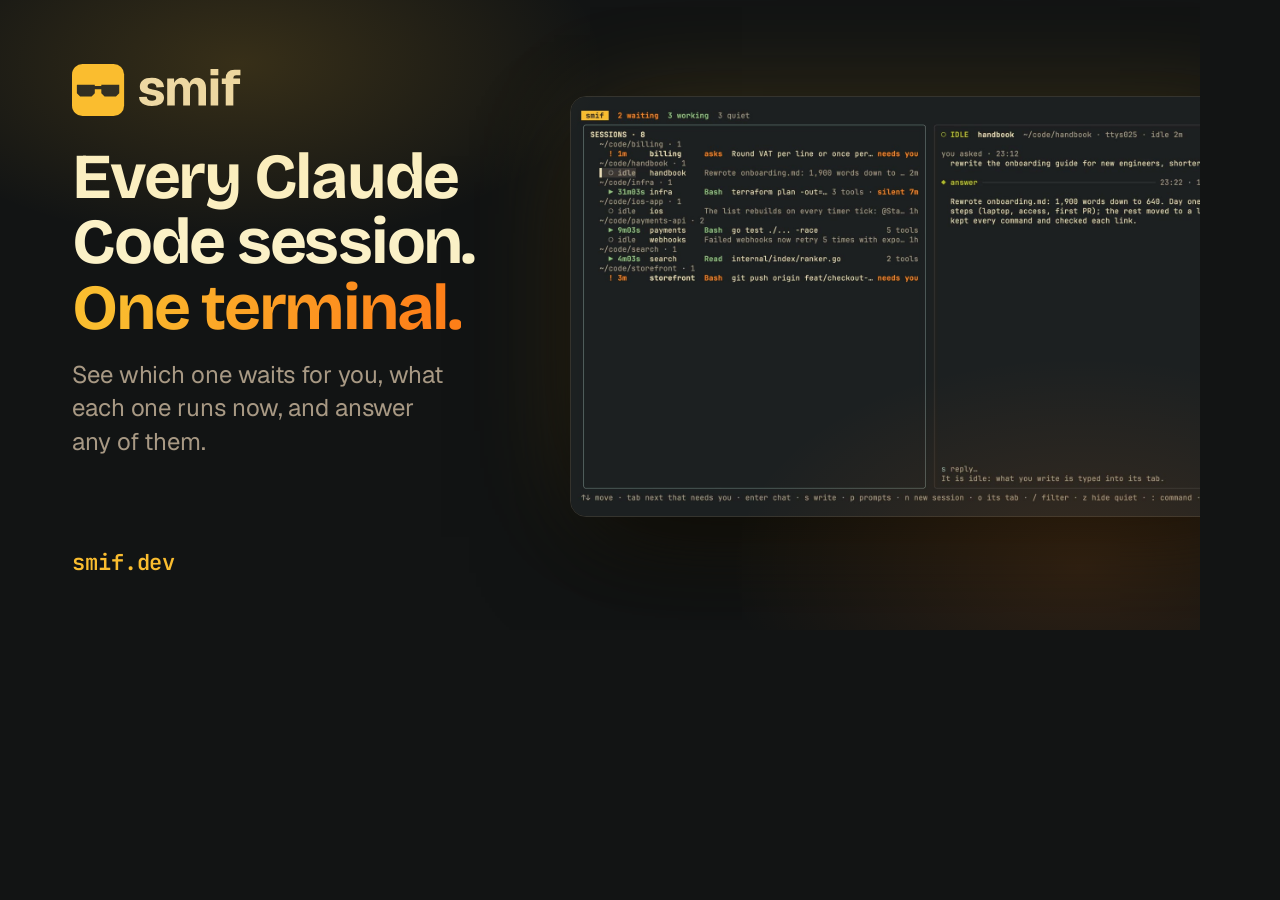
<file: site/demo/og.html>
<!doctype html><html><head><meta charset="utf-8"><link rel="stylesheet" href="../styles.css">
<style>
body{width:1200px;height:630px;overflow:hidden;margin:0;background:#121414}
body::before{display:none}
.og{position:relative;width:1200px;height:630px;padding:64px 72px;overflow:hidden}
.og::after{content:"";position:absolute;inset:0;background:radial-gradient(520px 260px at 20% 10%,rgba(250,189,47,.16),transparent 70%),radial-gradient(500px 300px at 90% 90%,rgba(254,128,25,.12),transparent 70%);pointer-events:none}
.og h1{font:700 64px/1.02 var(--display);letter-spacing:-.035em;color:#fbf1c7;margin:28px 0 18px;max-width:11ch}
.og p{font:400 24px/1.4 var(--text);color:#a89984;max-width:24ch;margin:0}
.og .shot{position:absolute;right:-90px;top:96px;width:720px;border-radius:16px;overflow:hidden;border:1px solid rgba(235,219,178,.16);box-shadow:0 40px 100px -20px rgba(0,0,0,.9),0 0 120px -30px rgba(250,189,47,.3)}
.og .shot img{width:100%}
.og .url{position:absolute;left:72px;bottom:56px;font:600 22px/1 var(--mono);color:#fabd2f}
</style></head><body><div class="og">
<img src="../logo.svg" alt="smif" height="52" style="display:block">
<h1>Every Claude Code session. <span class="hl">One terminal.</span></h1>
<p>See which one waits for you, what each one runs now, and answer any of them.</p>
<div class="shot"><img src="../media/hero.jpg" alt=""></div>
<span class="url">smif.dev</span>
</div></body></html>
</file>
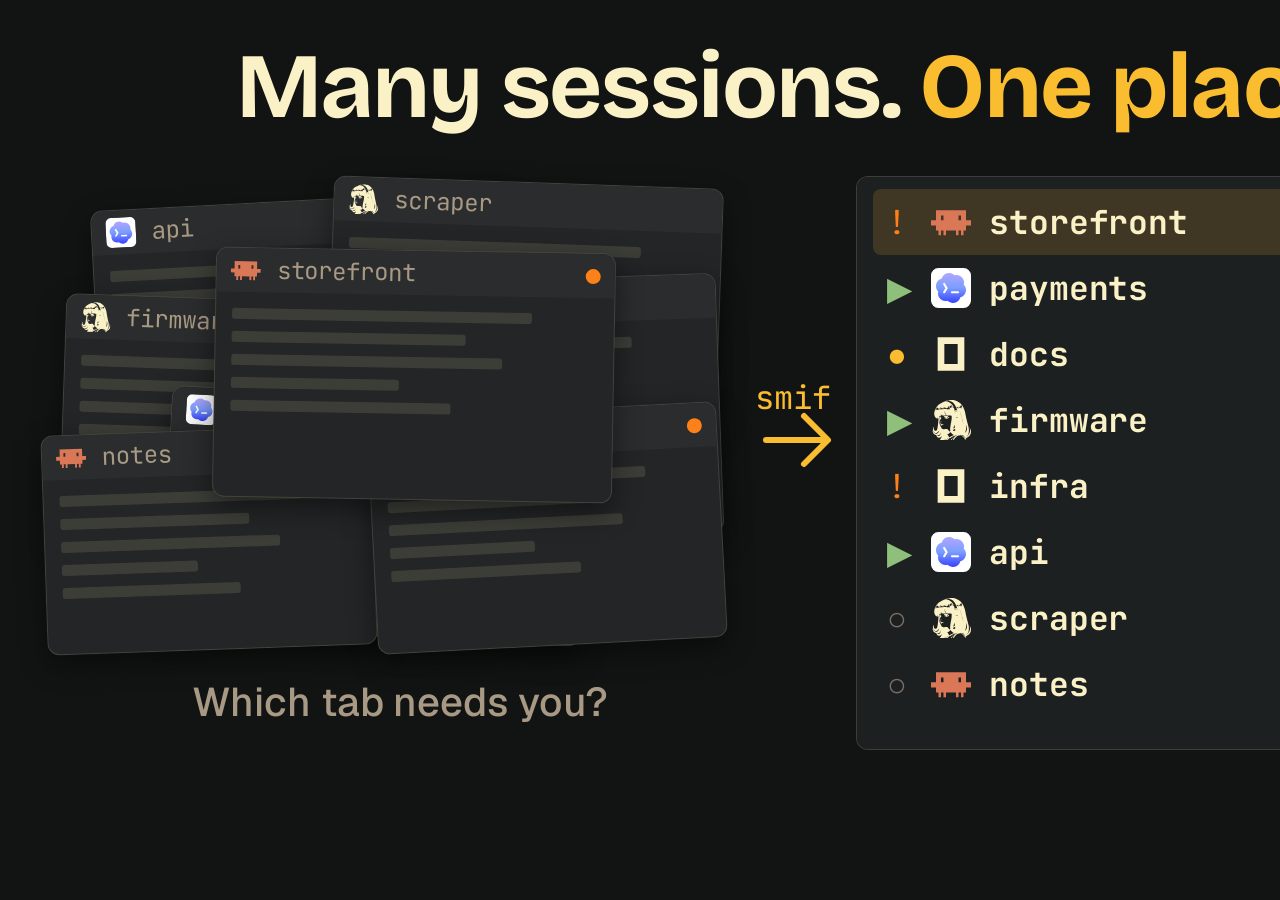
<file: site/demo/posters.html>
<!doctype html>
<!-- The README pictures. ?p=sessions|agents picks one, &t=<ms> draws one frame of it; without t it plays. -->
<html lang="en">
<meta charset="utf-8">
<title>smif pictures</title>
<link rel="stylesheet" href="../styles.css">
<style>
  body::before { display: none; }
  html, body { margin: 0; background: var(--bg); }
  #s { position: relative; width: 1600px; height: 780px; overflow: hidden; background: var(--bg); color: var(--fg); font-family: var(--mono); }
  #s > * { position: absolute; }
  h1 { left: 0; right: 0; top: 36px; margin: 0; text-align: center; font: 700 92px/1.1 var(--display); letter-spacing: -.02em; color: var(--fg-hi); }
  h1 span { color: var(--yellow); }
  svg { inset: 0; }

  .win { box-sizing: border-box; background: var(--panel); border: 1px solid var(--line-2); border-radius: 12px; overflow: hidden; box-shadow: 0 10px 28px rgba(0, 0, 0, .45); }
  .bar { display: flex; align-items: center; gap: 8px; height: 44px; padding: 0 14px; background: var(--panel-2); font-size: 24px; color: var(--dim); white-space: nowrap; }
  .bar i { width: 11px; height: 11px; border-radius: 50%; background: var(--mute); flex: none; }
  .bar b { margin-left: 8px; font-weight: 400; }
  .bar u { margin-left: auto; width: 15px; height: 15px; border-radius: 50%; flex: none; }
  .txt { padding: 16px; display: flex; flex-direction: column; gap: 12px; }
  .txt s { display: block; height: 11px; border-radius: 3px; background: rgba(235, 219, 178, .13); }
  .ask { left: 60px; width: 680px; top: 678px; text-align: center; font: 500 40px/1.2 var(--text); color: var(--dim); }
  .arrow { left: 748px; width: 90px; top: 372px; text-align: center; font-size: 32px; color: var(--yellow); }

  .list { box-sizing: border-box; background: var(--term); display: flex; flex-direction: column; }
  .ln { display: grid; align-items: center; height: 66px; margin: 0 -14px; padding: 0 14px; border-radius: 8px; font-size: 33px; }
  .ln b { color: var(--fg-hi); font-weight: 700; }
  .ln em { font-style: normal; text-align: right; }
  .ln.on { background: rgba(250, 189, 47, .15); }
  .field { margin-top: auto; height: 66px; display: flex; align-items: center; box-sizing: border-box; padding: 0 16px; background: var(--panel); border: 1px solid var(--line-2); border-radius: 9px; font-size: 29px; color: var(--fg-hi); white-space: pre; }
  .field span { color: var(--yellow); }
  .field i { width: 15px; height: 31px; margin-left: 2px; background: var(--fg-hi); }

  .glass { background: linear-gradient(#34373a, #2a2c2d); border: 1px solid var(--line-2); box-sizing: border-box; }
  .label { font-size: 38px; }
  .led { width: 14px; height: 14px; border-radius: 50%; }
</style>
<body>
<div id="s"></div>
<script>
const C = { "!": "var(--orange)", "▶": "var(--aqua)", "●": "var(--yellow)", "○": "var(--mute)" };
const MACHINE = { laptop: "#d3869b", desktop: "#8ec07c", server: "#83a598", office: "#b8bb26" };
/* The agents' own marks: lobehub/icons-static-svg 1.102.0. */
const LOGO = {"claude": "<svg viewBox=\"0 0 24 24\" xmlns=\"http://www.w3.org/2000/svg\"><path clip-rule=\"evenodd\" d=\"M20.998 10.949H24v3.102h-3v3.028h-1.487V20H18v-2.921h-1.487V20H15v-2.921H9V20H7.488v-2.921H6V20H4.487v-2.921H3V14.05H0V10.95h3V5h17.998v5.949zM6 10.949h1.488V8.102H6v2.847zm10.51 0H18V8.102h-1.49v2.847z\" fill=\"#D97757\" fill-rule=\"evenodd\"></path></svg>", "codex": "<svg viewBox=\"0 0 24 24\" xmlns=\"http://www.w3.org/2000/svg\"><path d=\"M19.503 0H4.496A4.496 4.496 0 000 4.496v15.007A4.496 4.496 0 004.496 24h15.007A4.496 4.496 0 0024 19.503V4.496A4.496 4.496 0 0019.503 0z\" fill=\"#fff\"></path><path d=\"M9.064 3.344a4.578 4.578 0 012.285-.312c1 .115 1.891.54 2.673 1.275.01.01.024.017.037.021a.09.09 0 00.043 0 4.55 4.55 0 013.046.275l.047.022.116.057a4.581 4.581 0 012.188 2.399c.209.51.313 1.041.315 1.595a4.24 4.24 0 01-.134 1.223.123.123 0 00.03.115c.594.607.988 1.33 1.183 2.17.289 1.425-.007 2.71-.887 3.854l-.136.166a4.548 4.548 0 01-2.201 1.388.123.123 0 00-.081.076c-.191.551-.383 1.023-.74 1.494-.9 1.187-2.222 1.846-3.711 1.838-1.187-.006-2.239-.44-3.157-1.302a.107.107 0 00-.105-.024c-.388.125-.78.143-1.204.138a4.441 4.441 0 01-1.945-.466 4.544 4.544 0 01-1.61-1.335c-.152-.202-.303-.392-.414-.617a5.81 5.81 0 01-.37-.961 4.582 4.582 0 01-.014-2.298.124.124 0 00.006-.056.085.085 0 00-.027-.048 4.467 4.467 0 01-1.034-1.651 3.896 3.896 0 01-.251-1.192 5.189 5.189 0 01.141-1.6c.337-1.112.982-1.985 1.933-2.618.212-.141.413-.251.601-.33.215-.089.43-.164.646-.227a.098.098 0 00.065-.066 4.51 4.51 0 01.829-1.615 4.535 4.535 0 011.837-1.388zm3.482 10.565a.637.637 0 000 1.272h3.636a.637.637 0 100-1.272h-3.636zM8.462 9.23a.637.637 0 00-1.106.631l1.272 2.224-1.266 2.136a.636.636 0 101.095.649l1.454-2.455a.636.636 0 00.005-.64L8.462 9.23z\" fill=\"url(#lobe-icons-codex-_R_0_)\"></path><defs><linearGradient gradientUnits=\"userSpaceOnUse\" id=\"lobe-icons-codex-_R_0_\" x1=\"12\" x2=\"12\" y1=\"3\" y2=\"21\"><stop stop-color=\"#B1A7FF\"></stop><stop offset=\".5\" stop-color=\"#7A9DFF\"></stop><stop offset=\"1\" stop-color=\"#3941FF\"></stop></linearGradient></defs></svg>", "opencode": "<svg fill=\"currentColor\" fill-rule=\"evenodd\" viewBox=\"0 0 24 24\" xmlns=\"http://www.w3.org/2000/svg\"><path d=\"M16 6H8v12h8V6zm4 16H4V2h16v20z\"></path></svg>", "hermes": "<svg fill=\"currentColor\" fill-rule=\"evenodd\" viewBox=\"0 0 24 24\" xmlns=\"http://www.w3.org/2000/svg\"><path d=\"M5.938 12.835c.127-.039.285.02.373.143.028.038.036.092.046.14.003.014-.02.033-.04.05-.124-.098-.24-.194-.354-.291-.011-.01-.016-.027-.025-.042zM8.396 9.412c.195-.032.39-.06.588-.05a.54.54 0 01.148.026c.202.071.402.147.601.224.028.01.05.036.075.055l-.013.027a9.203 9.203 0 01-.26-.089c-.115-.038-.213-.077-.315-.098-.25-.05-.25-.046-.292-.014l.574.144c.275.139.55.276.823.417.042.022.09.057.107.098.026.06.063.076.117.072.066-.006.132-.017.213-.027l-.04.086c.051.08.142.02.216.064-.074.13-.247.09-.334.199l.061.074-.12.087c0 .106-.038.168-.306.243l.026.085-.196.042.07.124h-.25l-.007.137c-.081-.01-.161-.018-.244-.027l-.053.123c-.027-.008-.052-.011-.073-.023-.067-.038-.128-.056-.195.006-.019.017-.063.014-.093.008-.026-.006-.05-.029-.07-.042-.11.095-.11.095-.208.003-.057.046-.12.074-.186.011-.063.027-.123-.02-.178-.014-.07.007-.097-.035-.133-.07l-.13.033c-.013-.236-.194-.19-.34-.203.005-.072.05-.092.095-.094a.474.474 0 01.159.022c.164.05.32.12.496.138.203.021.405.029.601-.015.265-.059.52-.149.707-.365.049-.056.083-.127.117-.195.019-.038.02-.084-.02-.116a1.397 1.397 0 00-.382-.217c.024.12-.031.182-.115.221 0 .014-.004.025 0 .03.08.115.084.16-.007.267a1.39 1.39 0 01-.218.211.477.477 0 01-.641-.05 1.36 1.36 0 01-.133-.152c-.078-.107-.076-.108-.033-.236-.165-.08-.128-.226-.104-.364.008-.05.028-.096.049-.163-.04.014-.067.017-.087.032a.897.897 0 00-.316.357c-.007.016-.01.034-.02.047-.012.015-.034.038-.045.035-.02-.006-.037-.027-.05-.045-.008-.012-.007-.032-.012-.057h-.126l.053-.172a14.82 14.82 0 00-.039-.049l.11-.284c-.06.026-.091.044-.124.051-.03.007-.064 0-.095 0 0-.031-.01-.07.004-.092.149-.22.305-.428.593-.476z\"></path><path d=\"M8.06 10.788c-.003-.038-.004-.075.037-.062.016.006.034.048.028.067-.01.04-.038.032-.064-.005z\"></path><path clip-rule=\"evenodd\" d=\"M11.981.009c.226-.012.453-.011.679 0 .247.01.495.024.74.062.401.064.798.157 1.19.273.463.138.92.299 1.356.511a7.31 7.31 0 012.948 2.642c.292.469.536.963.739 1.479.219.556.446 1.11.623 1.683.204.654.329 1.326.458 1.997.097.504.182 1.01.29 1.511.156.722.329 1.44.494 2.16.186.812.4 1.615.63 2.415.102.355.193.713.282 1.072.11.436.202.876.254 1.323.031.278.066.557.073.837a7.56 7.56 0 01-.017.88c-.037.413-.1.818-.226 1.212a5.017 5.017 0 01-.915 1.649l-.13.156.018.023c.043-.023.088-.041.127-.068.2-.138.373-.307.531-.49.4-.46.721-.973.975-1.529a3.59 3.59 0 00.325-1.72c-.024-.424-.097-.834-.3-1.213-.013-.027-.015-.06-.03-.121.05.035.082.048.101.072.107.13.22.258.315.398.33.494.46 1.052.486 1.64a3.75 3.75 0 01-.47 1.97c-.36.655-.887 1.14-1.526 1.506-.193.111-.394.21-.595.308-.157.078-.248.211-.318.365a.522.522 0 00-.033.406.359.359 0 01.013.139c-.005.077-.077.155-.14.162-.054.006-.125-.043-.15-.116a1.206 1.206 0 01-.06-.233c-.04-.314-.155-.6-.308-.87a3.906 3.906 0 00-.73-.91 2.129 2.129 0 00-.897-.524 4.093 4.093 0 00-.692-.131c-.075-.008-.15-.04-.22.01.18.06.363.11.538.18.434.173.82.43 1.18.728.308.255.58.543.794.884.098.155.186.315.227.496.027.123.042.25.067.375.013.062-.002.109-.053.144-.047.033-.122.034-.163-.01a.455.455 0 01-.08-.14c-.03-.073-.038-.159-.078-.225a7.314 7.314 0 00-1.423-1.664c-.16-.137-.329-.26-.537-.323-.376-.114-.753-.203-1.15-.154-.213.025-.427.032-.64.053a1.6 1.6 0 00-.736.278 5.14 5.14 0 00-.834.72c-.329.342-.642.699-.955 1.055-.136.155-.264.319-.314.531a5.227 5.227 0 00-.012.051.096.096 0 01-.09.076h-.31c-.046 0-.082-.048-.072-.094.023-.108.045-.216.07-.324.075-.325.19-.635.368-.917.024-.039.04-.088.104-.08l.01.049.027.077c.28-.435.571-.834.996-1.135.283-.204.584-.378.89-.55a.196.196 0 00-.098-.002c-.162.043-.325.084-.485.134-.402.124-.764.33-1.11.566-.147.1-.298.193-.414.333a7.314 7.314 0 00-1.07 1.767.845.845 0 00-.04.12.075.075 0 01-.072.056h-.494c-.04 0-.062-.051-.036-.082.123-.14.246-.282.377-.415.275-.281.58-.532.777-.884.027-.048.063-.09.095-.135.238-.333.54-.607.818-.902.082-.086.175-.16.26-.24.029-.027.053-.057.079-.085l-.018-.025-.135.041c-.034.017-.07.031-.102.05-.248.144-.494.292-.743.433-.408.23-.825.439-1.209.711-.281.2-.591.358-.889.533-.02.012-.044.015-.08.028-.015-.135.143-.201.108-.336-.033.014-.064.02-.085.038-.111.096-.227.19-.328.296-.148.157-.284.325-.425.488-.125.143-.25.286-.373.431A.153.153 0 019.89 24H8.762a.316.316 0 00.016-.042c.028-.09.085-.172.083-.28-.091-.018-.162.001-.212.077a4.45 4.45 0 00-.136.215c-.01.016-.024.03-.042.03h-.093c-.019 0-.029-.022-.017-.037.071-.088.14-.178.209-.268.001-.002-.006-.012-.012-.024-.014.004-.03.006-.045.013-.176.09-.352.181-.527.274a.363.363 0 01-.168.042H5.202c-.026 0-.039-.036-.019-.053.21-.178.402-.374.558-.605.335-.496.538-1.047.667-1.629.004-.02-.003-.043-.006-.091-.037.048-.059.072-.076.1a1.943 1.943 0 01-.334.415c-.28.258-.59.448-.983.464-.297.012-.588 0-.865-.127-.46-.21-.722-.57-.794-1.072-.025-.17-.017-.171-.182-.219A3.513 3.513 0 011.97 20.6a2.286 2.286 0 01-.808-1.13 3.569 3.569 0 01-.16-1.245c.002-.034.016-.067.024-.1.032.023.046.043.05.066.033.153.059.308.096.46.086.355.257.664.516.92.258.256.571.419.91.532.358.118.717.138 1.07-.016a1.89 1.89 0 00.621-.452c.328-.348.533-.76.648-1.223.009-.034.005-.071.007-.11-.015.006-.026.006-.03.011-.031.05-.064.1-.093.152-.284.502-.679.887-1.196 1.135-.351.17-.718.255-1.11.159a1.607 1.607 0 01-.971-.64 2.006 2.006 0 01-.368-.924 2.903 2.903 0 01.02-.886c.05-.439.466-1.17.742-1.271-.02.063-.035.112-.053.16-.043.116-.097.227-.13.345a1.901 1.901 0 00-.05.82c.033.212.09.416.204.6.147.236.346.407.62.465.11.023.225.014.338.018a.576.576 0 00.386-.131c.164-.128.282-.292.366-.481.168-.375.24-.777.309-1.179.05-.296.093-.594.133-.893.039-.281.071-.563.104-.845.026-.232.048-.464.074-.696.024-.228.052-.455.076-.683.024-.227.047-.455.069-.683.013-.14.022-.28.034-.42l.037-.417c.022-.25.041-.5.065-.748.008-.082-.02-.132-.09-.177a2.46 2.46 0 01-.492-.418c-.1-.109-.188-.228-.282-.342-.035-.042-.056-.097-.116-.118a2.084 2.084 0 00.275.597c.06.092.131.176.196.265.063.086.182.115.234.226-.028.003-.046.01-.06.006a4.74 4.74 0 01-.22-.057 2.71 2.71 0 01-1.287-.819c-.435-.487-.656-1.076-.71-1.723a5.206 5.206 0 01.014-1.06c.072-.602.22-1.186.45-1.745.155-.376.338-.741.526-1.102.205-.393.466-.75.765-1.076.512-.559 1.104-1.024 1.726-1.448.717-.49 1.478-.898 2.277-1.233C8.244.828 8.767.632 9.31.494c.655-.166 1.31-.33 1.982-.415.229-.03.458-.058.688-.07zm-1.847 22.82c-.07.06-.147.111-.207.18-.238.27-.464.549-.668.869l-.044.108a.177.177 0 00.093-.057c.174-.19.351-.378.519-.574.104-.122.195-.255.288-.386.024-.034.03-.08.046-.12l-.027-.02zm1.65-3.695a5.51 5.51 0 00-.653.593l-.37.386a.963.963 0 01-.377.25 1.372 1.372 0 01-.467.09c-.044 0-.087.006-.151.012.028.058.043.097.064.131.15.242.301.482.45.724.136.22.276.438.399.666.068.125.105.267.156.404.077.027.14-.018.202-.048.29-.135.579-.274.867-.412.213-.101.437-.186.636-.31.347-.215.68-.455 1.018-.685.015-.01.026-.028.042-.046-.023-.019-.038-.037-.056-.044-.287-.111-.527-.3-.77-.482a5.319 5.319 0 01-.506-.42 1.757 1.757 0 01-.41-.653c-.019-.049-.045-.095-.075-.156zm-5.847.264c-.06.096-.097.194-.132.293a3.38 3.38 0 01-.555 1.01c-.2.25-.455.412-.762.493-.23.06-.464.076-.7.07-.048-.002-.097.002-.158.005.016.04.021.066.035.085.1.145.23.246.4.295.157.046.316.034.498.023.181-.037.343-.115.485-.234.238-.199.402-.454.536-.732.175-.363.264-.751.342-1.144.01-.053.008-.11.011-.164zm14.945-4.586c.008.029.016.057.027.107.024.155.051.31.072.464.03.219.067.437.078.657.017.344.027.689-.014 1.033-.037.315-.063.633-.116.946a6.153 6.153 0 01-.46 1.518c-.008.018-.01.039-.02.082.047-.03.077-.042.098-.064.085-.083.17-.167.248-.255.271-.305.458-.66.596-1.043.18-.498.228-1.011.145-1.531-.103-.65-.33-1.263-.597-1.881a9.055 9.055 0 00-.024-.055l-.033.022zM5.797 8.29a.26.26 0 00.018.153c.124.251.25.501.379.75.025.049.066.09.03.163-.284.06-.578.119-.88.255.059.038.097.06.132.087.042.032.112.058.09.12-.01.033-.075.048-.117.072.017.01.043.021.067.036.166.102.33.207.447.368.138.192.229.404.188.644-.079.469-.306.85-.69 1.132-.054.04-.106.083-.161.122a.243.243 0 00-.103.245.77.77 0 00.055.195c.083.196.22.35.375.492.083.076.159.164.222.257a.37.37 0 01.025.377c-.023.05-.05.099-.076.148-.03.06-.028.111.022.162.041.042.08.089.112.138.038.058.078.079.147.05a.486.486 0 01.333-.006c.16.046.302.126.444.21.13.077.264.149.4.219.067.035.14.05.219.026.071-.022.124.01.145.076.02.064-.003.108-.074.139-.07.03-.137.063-.209.088-.1.035-.201.073-.314.077-.013-.107.11-.088.127-.159-.206-.126-.643-.145-.801-.034.063.112.035.21-.096.313-.13-.1-.025-.202.002-.3a.209.209 0 00-.249.17c-.015.101.067.216.178.224.108.007.218-.005.326-.012.06-.005.12-.027.199 0-.103.123-.248.127-.357.19.002.05.07.086.019.131-.053.048-.095-.001-.132-.03-.08-.063-.16-.126-.231-.197a.474.474 0 01-.157-.311.52.52 0 00-.043-.172c-.032-.074-.032-.137.033-.19-.018-.03-.028-.053-.045-.072a1.222 1.222 0 01-.196-.369c-.053-.137-.046-.264.048-.381.024-.03.05-.06.064-.095a.664.664 0 00.047-.168c.017-.165-.064-.287-.182-.387-.186-.156-.36-.322-.46-.551-.005-.011-.024-.017-.037-.026-.011.017-.024.027-.025.038-.019.185-.045.37-.052.557-.014.377.058.743.162 1.104.118.41.289.798.488 1.173.267.502.537 1.002.812 1.5.055.098.13.189.208.27.198.202.452.272.724.273.202 0 .404-.006.605-.026.295-.03.59-.073.884-.113.183-.025.365-.057.548-.08.21-.026.38.073.522.21.16.156.305.327.447.5.22.265.397.56.554.867.05.098.07.1.147.03.13-.121.26-.242.394-.36.067-.059.088-.12.067-.213a3.535 3.535 0 01-.085-.796c.002-.157.006-.314.018-.471.015-.224.03-.45.06-.672a59.114 59.114 0 01.362-2.298c.087-.493.182-.984.268-1.477.06-.347.118-.694.162-1.043.034-.273.055-.55.063-.825.011-.332.003-.665.002-.998 0-.077.004-.155-.01-.23-.028-.142-.01-.155-.162-.19a5.826 5.826 0 00-.607-.107c-.146-.018-.207-.053-.221-.19-.006-.049-.025-.098-.041-.146-.009-.025-.024-.048-.046-.09l-.025.264c-.009.096-.029.116-.127.115-.055 0-.11-.008-.164-.008-.476 0-.952-.008-1.426.032-.095.008-.173-.015-.226-.103-.04-.066-.088-.126-.134-.186-.063-.084-.086-.093-.182-.06-.195.068-.388.138-.582.21a2.71 2.71 0 00-.675.394.986.986 0 01-.323.168c-.033.01-.07.008-.127.013.02-.066.024-.114.047-.15.064-.105.135-.205.205-.306.023-.033.049-.063.073-.095l-.015-.023-.201.037c-.146.04-.296.07-.437.122-.148.053-.266.023-.386-.072a3.623 3.623 0 01-.733-.786l-.093-.132zm8.592 8.963l-.147.09c-.22.134-.44.266-.659.402-.093.058-.184.12-.27.188-.085.07-.124.161-.072.272.047.1.093.2.147.294.047.08.124.138.213.147.11.01.228.012.336-.012.217-.05.372-.205.528-.357a.291.291 0 00.087-.308c-.046-.18-.079-.365-.118-.547-.011-.052-.027-.103-.045-.169zm-.257-2.409c-.12.291-.205.597-.325.91-.151.433-.294.87-.435 1.323.036-.01.054-.01.067-.018.261-.16.522-.324.785-.484.054-.033.071-.078.065-.138-.012-.13-.024-.262-.034-.393l-.068-.886c-.008-.103-.02-.206-.029-.31-.009 0-.017-.002-.026-.004zm3.081-8.13l.099.285c.08.231.159.463.24.714l.58 1.952c.187.63.372 1.262.558 1.893.114.382.235.762.343 1.146.072.257.126.519.186.799.044.206.087.413.127.64.034.106.023.226.077.325l.025-.006-.068-.362c-.038-.206-.077-.412-.113-.638-.015-.07-.029-.141-.046-.211-.095-.396-.177-.796-.29-1.187-.196-.685-.413-1.364-.618-2.046-.165-.549-.322-1.1-.488-1.648-.069-.227-.15-.45-.226-.695l-.117-.336c-.037-.107-.075-.216-.115-.322-.04-.106-.084-.21-.127-.314a7.558 7.558 0 01-.027.01zM6.225 14.304c-.063-.001-.115.014-.134.083a.35.35 0 00.41.012 4.533 4.533 0 00-.276-.095zM5.23 11.98c-.026-.027-.057-.048-.075.002-.012.032-.007.07-.01.113.082-.037.082-.037.085-.115zm.062-1.189a.135.135 0 00-.088.056.197.197 0 00-.025.11c.005.152.01.306.026.457a.751.751 0 00.066.218c.061.136.157.167.288.101.055-.027.06-.054.025-.11a4.52 4.52 0 01-.129-.211c-.015-.068-.066-.131-.033-.207.04-.09-.076-.116-.074-.19V10.874c-.003-.038-.006-.087-.056-.083zm-.017-.968a.867.867 0 00-.467.127c-.076.045-.084.07-.05.158.034.087.07.173.115.254.064.117.09.125.21.077a.657.657 0 01.336-.053c.202.022.357.136.504.264l.092.077c.007-.006.014-.013.022-.018-.019-.105-.035-.226-.149-.264-.157-.053-.324-.075-.508-.117l-.24-.005c.24-.169.452-.044.687.009-.063-.115-.153-.147-.23-.193-.082-.05-.17-.092-.25-.144-.06-.037-.12-.08-.072-.172zm10.233.325c-.23-.01-.427.08-.608.211-.034.026-.06.065-.105.117.087.026.15.046.232.065.044-.015.088-.03.13-.046.306-.114.61-.115.904.031.126.063.237.04.366-.005-.02-.031-.03-.054-.045-.071a.986.986 0 00-.448-.273c-.14-.044-.284-.024-.426-.03zM7.99 6.483a.308.308 0 00.002.133c.08.321.156.643.242.962.104.387.27.75.456 1.103.02.037.061.08.098.087a.404.404 0 00.253-.051l-.472-.84c-.23-.448-.405-.92-.579-1.394zM10.397.497c-.2-.008-.405.004-.603.034-.236.035-.47.087-.7.152-.287.08-.569.18-.852.273-.04.013-.074.038-.11.058.028.014.05.018.07.014.287-.068.58-.085.873-.09.134-.002.269.009.402.025.19.024.382.048.57.09.456.104.874.3 1.265.556.464.306.888.66 1.257 1.078.205.232.395.475.56.739.17.274.315.561.449.856.273.601.456 1.232.6 1.876.04.173.07.348.1.524.017.104.065.167.17.19.122.028.2.105.22.251-.003.102-.06.174-.129.24a1.065 1.065 0 00-.268.358.164.164 0 00.083-.039c.08-.086.162-.172.235-.265a.56.56 0 00.13-.333c.009-.05.022-.1.024-.15.007-.124-.017-.15-.143-.168-.025-.004-.049-.014-.073-.015-.082-.007-.125-.063-.137-.131-.033-.198-.004-.355.247-.408.086-.018.174-.03.26-.042.158-.023.315-.053.473-.067.14-.012.19.033.226.167.008.029.018.057.021.087.019.179-.008.225-.141.288-.027.013-.055.024-.078.042a.148.148 0 00-.051.067c-.039.144.073.382.206.445l.673.32c.023.011.05.015.075.023l.018-.026c-.015-.008-.032-.013-.044-.024a2.27 2.27 0 00-.544-.32 4.898 4.898 0 00-.173-.075.203.203 0 01-.126-.191c-.003-.085.045-.154.128-.187l.059-.025c.099-.044.118-.076.112-.187a.384.384 0 00-.008-.063c-.067-.294-.123-.59-.205-.88a9.478 9.478 0 00-.826-2.036 7.465 7.465 0 00-1.39-1.805 4.536 4.536 0 00-1.177-.824 3.656 3.656 0 00-1.016-.328 6.155 6.155 0 00-.712-.074zm6.719 5.955c.01.014.018.028.038.034l-.022-.044-.016.01zM4.103 3.917a.062.062 0 01-.03.012.455.455 0 01-.04.039c-.01.01-.02.02-.045.04l-.363.354c-.088.085-.17.178-.266.253-.284.22-.425.53-.544.855a.132.132 0 00-.007.071c.013.055.033.108.052.168l.074.026c-.017.056-.03.105-.047.152-.058.164-.118.327-.175.491-.005.015.008.036.019.077.08-.175.158-.33.225-.489.228-.544.484-1.074.819-1.561.09-.133.182-.266.283-.401.004-.006.007-.013.022-.03.001-.016.003-.032.015-.04l.008-.017zm12.976 2.408a.023.023 0 01.009.019.073.073 0 00-.006.01.188.188 0 00.007.02l.018.022c.002-.007.007-.016.005-.021-.003-.01-.012-.018-.02-.038a1.331 1.331 0 01-.013-.012zM4.199 4.48c-.003.004-.008.008-.027.014-.005.013-.011.025-.031.047a2.085 2.085 0 01-.124.167c-.048.07-.116.055-.181.041-.134-.028-.228.016-.287.143-.089.187-.187.37-.273.56-.049.108-.11.216-.118.36.081.003.154.007.228.008h.228a2.563 2.563 0 01-.079.264c-.01.052-.022.103-.033.155l.02.004c.018-.046.037-.092.067-.153.066-.142.13-.285.2-.426.02-.04.034-.1.116-.092 0 .043.004.084 0 .124-.005.045-.017.09-.028.143.141.043.086.174.115.269.102-.022.104-.195.248-.144v.205l.017.002.439-1.059c-.13 0-.246-.02-.358.033-.024.011-.058-.001-.108-.004.075-.15.139-.278.211-.417a.128.128 0 01.025-.036c0-.015-.001-.03.008-.038l.006-.02c-.005.006-.01.011-.028.017-.004.012-.009.024-.026.045a.085.085 0 01-.032.033c-.123.157-.09.164-.258.106-.079-.027-.078-.028-.047-.144.028-.046.056-.093.098-.15 0-.016-.001-.032.007-.042L4.2 4.48zm2.073-.67c-.003.006-.007.011-.027.016-.094.125-.194.246-.28.377-.155.238-.301.481-.451.723-.14.224-.345.368-.575.481-.017.008-.04.006-.079.011.012-.059.016-.109.033-.153a6.076 6.076 0 01.229-.518l-.007-.02a.138.138 0 01-.035.025c-.028.05-.055.1-.093.164-.26.424-.443.817-.442.95.024.004.048.011.073.013.177.013.188.007.26-.165.03-.07.077-.12.147-.15l.175-.07c.044-.018.085-.057.146-.032.003.05-.01.11.014.145.042.062.044.125.047.193.002.049.017.098.026.147.029-.034.039-.065.05-.097.142-.39.277-.782.428-1.17.1-.256.22-.504.33-.756.013-.03.013-.067.03-.092V3.81zm3.987-.34c0 .045.01.084.021.123.042.16.094.318.124.48.024.133.023.27.028.406 0 .033-.019.067-.032.11-.094-.058-.047-.158-.106-.215h-.125c-.015.072-.01.152-.046.2-.066.085-.155.154-.236.227-.043.038-.078.018-.103-.025l-.046-.087c-.065.035-.117.069-.172.093-.116.051-.235.095-.35.147-.085.038-.09.053-.07.147.014.075.034.148.047.223.013.072.05.109.123.124.233.05.462.115.657.265.058-.102.058-.102.168-.151.03-.014.06-.03.092-.042.08-.03.115-.017.15.06.023.048.041.098.066.158.06-.14-.042-.267.017-.416.157.18.24.39.375.567a.235.235 0 00.022-.098c.002-.124 0-.247.002-.371 0-.034.013-.067.02-.1l.032-.003c.11.155.13.354.226.52a3.036 3.036 0 00-.01-.392c-.004-.045 0-.074.05-.088.08.036.116.14.215.158-.03-.275-.423-1.137-.798-1.635-.114-.127-.2-.28-.34-.386zm-2.667.696c-.019.034-.03.05-.037.067-.061.185-.125.37-.18.556-.031.105-.087.169-.195.19-.09.019-.178.052-.268.073-.038.009-.089.015-.118-.003-.024-.016-.025-.069-.036-.106-.064.076-.082.087-.17.047-.133-.062-.262-.135-.393-.201-.048-.025-.093-.063-.17-.03-.043.12-.091.25-.137.382-.099.28-.087.242.095.453.046.048.102.03.154.023.054-.009.106-.03.16-.036.13-.013.26-.08.367-.015.204-.064.387-.122.571-.178.05-.015.089.005.114.054.022.042.034.093.082.121.038-.056-.013-.128.063-.178l.14.241-.042-1.46zm.278.358c-.096-.01-.107.01-.11.108-.002.038-.003.078.002.115.03.2.099.386.174.57.002.006.012.01.022.015l.078-.05c.052.036.081.088.153.088.205-.002.41.014.616.012.099-.001.158.042.205.12.018.03.024.077.088.066l-.08-.394c-.05-.195-.085-.395-.172-.589-.057.057-.114.068-.18.046a.72.72 0 00-.135-.028c-.22-.028-.44-.059-.66-.08zm10.254-1.727c.089.163.155.316.139.491-.016.168.026.342-.044.516-.047-.033-.088-.082-.112-.075-.117.035-.164-.057-.227-.115a4.772 4.772 0 01-.286-.29l-.104-.113a4.856 4.856 0 01-.023.019c.035.046.07.093.11.156.04.064.084.127.122.193.034.058.065.118.031.205-.082-.01-.164-.019-.246-.032-.06-.01-.101 0-.124.07-.031.098-.037.096-.15.09.02.042.036.08.057.116.041.074.03.138-.03.196-.06.06-.118.122-.178.181a.175.175 0 01-.185.046c-.222-.061-.447-.113-.67-.174-.032-.009-.063-.04-.086-.068-.03-.04-.052-.087-.08-.13-.044-.07-.09-.138-.136-.207a.18.18 0 00-.014.105c.012.127.03.253.035.38.005.1-.024.12-.121.104-.104-.017-.206-.04-.31-.058-.064-.012-.131-.028-.202.03l.081.208c.09 0 .166-.01.237.002a.819.819 0 01.458.251c.078.083.154.168.241.26l.018-.005c-.004-.006-.008-.013-.01-.04.014-.056-.062-.118.018-.178.031.03.064.057.088.09.058.078.111.159.169.257l.089.141.024-.013a2093.819 2093.819 0 01-.427-.934c.055.007.083.007.108.016.193.07.385.142.577.216.074.028.147.06.219.094.062.028.112.018.157-.033.05-.056.102-.112.154-.167.05-.051.095-.046.132.014.016.025.026.053.04.08.071.138.143.277.217.433l.159.308.025-.011c-.044-.106-.07-.218-.138-.334-.057-.182-.168-.346-.206-.545.136.034.362.326.567.732l.057.074.018-.011a1.563 1.563 0 01-.052-.127c-.046-.145-.097-.29-.136-.436-.022-.083-.036-.173.022-.26l.109.058-.026-.207.027-.016c.022.02.05.036.065.06.073.108.143.22.215.33.01.016.029.029.043.043-.036-.217-.2-.38-.229-.626l.155.112c.014-.166.012-.319.042-.465.032-.158-.023-.297-.063-.445.024.004.036.006.055.025.092.124.183.249.277.371.02.027.05.047.069.087l.04.063.019-.015a.293.293 0 01-.053-.082 27.922 27.922 0 01-.332-.49c-.221-.311-.363-.467-.485-.521zm-6.57.327c-.003.161.092.275.069.415l-.368.087c.09.139.032.237-.052.331-.05.057-.092.122-.143.178-.037.04-.046.078-.018.126l.16.275c.029.048.072.066.128.064.076-.003.152 0 .228-.001.116-.003.216.022.275.137.006.014.02.024.044.052.004-.059-.003-.098.01-.13.016-.04.04-.099.072-.108.084-.023.173-.024.26-.03.013-.001.027.018.04.029l.071.065c.019-.11-.082-.198-.024-.31l.126.04c-.026-.123-.07-.245-.071-.366 0-.123.051-.243.115-.36.107.062.16.156.234.253.183.265.36.533.494.834.165-.078.27.068.407.088-.003-.106-.133-.441-.197-.492a.142.142 0 00-.102-.028c-.06.011-.119.039-.191.063-.025-.039-.056-.078-.077-.122a3.936 3.936 0 00-.473-.783c-.076-.094-.16-.182-.228-.26l-.391.285c-.049.035-.094.03-.132-.017l-.169-.207c-.025-.03-.053-.059-.097-.108z\"></path></svg>"};
const logo = (id, size) => `<span style="display:inline-flex;width:${size}px;height:${size}px;color:var(--fg-hi)">${LOGO[id]}</span>`;
const q = new URLSearchParams(location.search);
const kind = q.get("p") || "sessions";
const clock = (s) => `${Math.floor(s / 60)}m${String(s % 60).padStart(2, "0")}s`;
const line = (mark, name, right, color, on, cols) => `<div class="ln${on ? " on" : ""}" style="grid-template-columns:${cols}"><span style="color:${C[mark]}">${mark}</span>${logo(AGENT[name], 40)}<b>${name}</b><em style="color:${color}">${right}</em></div>`;

/* Many sessions: a pile of windows, then the one list. */
const PILE = [
  ["api", 96, 200, 420, 250, -3], ["scraper", 330, 182, 390, 240, 2], ["firmware", 62, 300, 400, 250, 2],
  ["docs", 300, 280, 420, 260, -2], ["payments", 166, 396, 420, 240, 3], ["notes", 44, 430, 330, 220, -2],
  ["infra", 372, 410, 350, 236, -3], ["storefront", 214, 250, 400, 250, 1],
];
const AGENT = { storefront: "claude", payments: "codex", docs: "opencode", firmware: "hermes", infra: "opencode", api: "codex", scraper: "hermes", notes: "claude" };
const SESSIONS_MS = 6000;
function sessions(t) {
  const sec = Math.floor(t / 1000);
  const blink = Math.floor(t / 500) % 2 === 0;
  const tab = t < 3000 ? "storefront" : "infra";
  let html = `<h1>Many sessions. <span>One place.</span></h1>`;
  for (const [name, x, y, w, h, r] of PILE) {
    const waits = name === "infra" || name === "storefront";
    html += `<div class="win" style="left:${x}px;top:${y}px;width:${w}px;height:${h}px;transform:rotate(${r}deg)"><div class="bar">${logo(AGENT[name], 30)}<b>${name}</b>${waits ? `<u style="background:var(--orange);opacity:${blink ? 1 : .25}"></u>` : ""}</div><div class="txt"><s style="width:82%"></s><s style="width:64%"></s><s style="width:74%"></s><s style="width:46%"></s><s style="width:60%"></s></div></div>`;
  }
  html += `<div class="ask">Which tab needs you?</div>`;
  html += `<svg width="1600" height="780" fill="none"><path d="M766 440 H826 M804 416 L828 440 L804 464" stroke="#fabd2f" stroke-width="6" stroke-linecap="round" stroke-linejoin="round"/></svg><div class="arrow">smif</div>`;
  const cols = "44px 58px 1fr auto";
  const rows = [
    ["!", "storefront", "needs you", C["!"]], ["▶", "payments", clock(252 + sec), C["▶"]], ["●", "docs", "new", C["●"]],
    ["▶", "firmware", clock(2460 + sec), C["▶"]], ["!", "infra", "needs you", C["!"]], ["▶", "api", clock(134 + sec), C["▶"]],
    ["○", "scraper", "idle", "var(--dim)"], ["○", "notes", "idle", "var(--dim)"],
  ];
  html += `<div class="win" style="left:856px;top:176px;width:684px;height:574px;box-shadow:none;background:var(--term)"><div class="list" style="padding:12px 30px;height:100%">${rows.map((r) => line(r[0], r[1], r[2], r[3], r[1] === tab, cols)).join("")}</div></div>`;
  return html;
}

/* Every agent: each terminal on its machine runs one agent, and the one list holds them all. */
const AGENTS = [
  { id: "claude", name: "Claude Code", on: "laptop", y: 176, to: 300 },
  { id: "codex", name: "Codex", on: "desktop", y: 318, to: 366 },
  { id: "opencode", name: "OpenCode", on: "server", y: 460, to: 432 },
  { id: "hermes", name: "Hermes", on: "office", y: 602, to: 498 },
];
const SENDS = [
  { row: "firmware", to: "desktop", text: "why did the build fail?", at: 800 },
  { row: "research", to: "office", text: "summarise the results", at: 5000 },
];
const AGENTS_MS = 8400;
function agents(t) {
  const send = SENDS.find((s) => t >= s.at && t < s.at + 3800);
  const fly = send ? t - send.at - 1500 : -1;
  const typed = send ? send.text.slice(0, Math.floor((t - send.at) / 52)) : "";
  let html = `<h1 style="font-size:76px;top:40px">Every agent. Every machine. <span>One terminal.</span></h1>`;
  let wires = "";
  for (const a of AGENTS) {
    const mid = a.y + 62;
    wires += `<path id="w-${a.on}" d="M470 ${mid} C 540 ${mid}, 560 ${a.to}, 640 ${a.to}" stroke="${MACHINE[a.on]}" stroke-opacity=".6" stroke-width="2.5"/>`;
  }
  html += `<svg width="1600" height="780" fill="none">${wires}<g id="d"></g></svg>`;
  for (const a of AGENTS) {
    const c = MACHINE[a.on], hit = send && send.to === a.on && fly > 700 && fly < 1500;
    html += `<div class="win" style="left:40px;top:${a.y}px;width:430px;height:124px;box-shadow:none;${hit ? "border-color:#fabd2f" : ""}">
      <div class="bar" style="height:38px"><i></i><i></i><i></i><b style="color:${c}">${a.on}</b></div>
      <div style="display:flex;align-items:center;gap:18px;height:86px;padding:0 20px;background:var(--term);font:700 36px/1 var(--display);color:var(--fg-hi)">${logo(a.id, 54)}${a.name}</div></div>`;
  }
  const after = (ms) => t >= ms;
  const rows = [
    ["!", "claude", "storefront", "laptop"], [after(2300) ? "▶" : "○", "codex", "firmware", "desktop"],
    ["!", "opencode", "infra", "server"], [after(6500) ? "▶" : "○", "hermes", "research", "office"],
    ["●", "claude", "docs", "laptop"], ["▶", "codex", "api", "desktop"],
  ];
  const on = (send && send.row) || "";
  const list = rows.map(([m, id, name, where]) => `<div class="ln${name === on ? " on" : ""}" style="grid-template-columns:44px 62px 1fr auto"><span style="color:${C[m]}">${m}</span>${logo(id, 42)}<b>${name}</b><em style="color:${MACHINE[where]}">${where}</em></div>`).join("");
  const blink = Math.floor(t / 500) % 2 === 0;
  html += `<div class="win" style="left:640px;top:176px;width:920px;height:550px;box-shadow:none;background:var(--term)"><div class="list" style="padding:12px 30px;height:100%">${list}<div class="field"><span>›&nbsp;</span>${typed || (send ? "" : '<span style="color:var(--dim)">write to any of them</span>')}${send ? `<i style="opacity:${blink ? 1 : 0}"></i>` : ""}</div></div></div>`;
  document.getElementById("s").innerHTML = html;
  let dots = "";
  AGENTS.forEach((a, n) => {
    const p = document.getElementById("w-" + a.on), len = p.getTotalLength();
    for (const i of [0, 1, 2]) {
      const u = (t / 2400 + i / 3 + n * .17) % 1;
      const pt = p.getPointAtLength(u * len);
      dots += `<circle cx="${pt.x}" cy="${pt.y}" r="5" fill="${MACHINE[a.on]}" opacity="${Math.sin(u * Math.PI)}"/>`;
    }
    if (send && send.to === a.on && fly >= 0 && fly < 800) {
      for (const lag of [0, 90, 180]) {
        const u = 1 - (fly - lag) / 620;
        if (u <= 0 || u >= 1) continue;
        const pt = p.getPointAtLength(u * len);
        dots += `<circle cx="${pt.x}" cy="${pt.y}" r="15" fill="#fabd2f" opacity=".25"/><circle cx="${pt.x}" cy="${pt.y}" r="7" fill="#fabd2f"/>`;
      }
    }
  });
  document.getElementById("d").innerHTML = dots;
}
function draw(t) {
  if (kind === "agents") agents(t % AGENTS_MS);
  else document.getElementById("s").innerHTML = sessions(t % SESSIONS_MS);
}
document.fonts.ready.then(() => {
  if (q.has("t")) { draw(Number(q.get("t"))); document.title = "ready"; return; }
  const start = performance.now();
  (function tick(now) { draw(now - start); requestAnimationFrame(tick); })(start);
});
</script>
</file>
<file: site/styles.css>
/* smif.dev — Gruvbox dark, the product's own palette. */

@font-face { font-family: "Bricolage"; src: url(fonts/bricolage.woff2) format("woff2"); font-weight: 200 800; font-display: swap; }
@font-face { font-family: "Geist"; src: url(fonts/geist.woff2) format("woff2"); font-weight: 100 900; font-display: swap; }
@font-face { font-family: "JetBrains Mono"; src: url(fonts/jetbrains-mono.woff2) format("woff2"); font-weight: 100 800; font-display: swap; }

:root {
  --bg: #121414;
  --bg-2: #181a1b;
  --term: #1d2021;
  --panel: #232526;
  --panel-2: #2a2c2d;
  --line: rgba(235, 219, 178, .09);
  --line-2: rgba(235, 219, 178, .16);
  --fg: #ebdbb2;
  --fg-hi: #fbf1c7;
  --dim: #a89984;
  --mute: #7c6f64;
  --yellow: #fabd2f;
  --orange: #fe8019;
  --green: #b8bb26;
  --aqua: #8ec07c;
  --blue: #83a598;
  --red: #fb4934;
  --purple: #d3869b;

  --display: "Bricolage", ui-sans-serif, system-ui, sans-serif;
  --text: "Geist", ui-sans-serif, system-ui, -apple-system, "Segoe UI", sans-serif;
  --mono: "JetBrains Mono", ui-monospace, "SF Mono", Menlo, monospace;

  --r: 14px;
  --r-lg: 20px;
  --ease: cubic-bezier(.2, .7, .2, 1);
  color-scheme: dark;
}

*, *::before, *::after { box-sizing: border-box; }
html { overflow-x: clip; scroll-behavior: smooth; scroll-padding-top: 76px; -webkit-text-size-adjust: 100%; }
body {
  margin: 0; background: var(--bg); color: var(--fg);
  font: 400 17px/1.6 var(--text); letter-spacing: -.005em;
  -webkit-font-smoothing: antialiased; text-rendering: optimizeLegibility;
  overflow-x: clip;
}
body::before { /* film grain */
  content: ""; position: fixed; inset: 0; pointer-events: none; z-index: 100; opacity: .035;
  background-image: url("data:image/svg+xml;utf8,<svg xmlns='http://www.w3.org/2000/svg' width='160' height='160'><filter id='n'><feTurbulence type='fractalNoise' baseFrequency='.9' numOctaves='3' stitchTiles='stitch'/></filter><rect width='100%' height='100%' filter='url(%23n)'/></svg>");
}
img, video, svg { display: block; max-width: 100%; }
a { color: var(--yellow); text-decoration: none; }
a:hover { text-decoration: underline; text-underline-offset: 3px; }
code, kbd, pre { font-family: var(--mono); }
:not(pre) > code { font-size: .88em; color: var(--fg-hi); background: rgba(235, 219, 178, .07); border: 1px solid var(--line); padding: .08em .38em; border-radius: 6px; }
kbd {
  display: inline-block; min-width: 1.7em; padding: .05em .45em; font-size: .8em; line-height: 1.5; text-align: center;
  color: var(--fg-hi); background: linear-gradient(#34373a, #2a2c2e); border: 1px solid #45484b; border-bottom-width: 2px; border-radius: 6px;
}
:focus-visible { outline: 2px solid var(--yellow); outline-offset: 3px; border-radius: 6px; }
.skip { position: absolute; left: -999px; top: 8px; background: var(--yellow); color: #1d2021; padding: 8px 12px; border-radius: 8px; z-index: 200; }
.skip:focus { left: 12px; }

.wrap { width: min(1160px, 100% - 32px); margin-inline: auto; }
.wrap--wide { width: min(1320px, 100% - 32px); }
.wrap--narrow { width: min(820px, 100% - 32px); }

/* ---------- brand ---------- */
.badge {
  display: inline-block; font: 700 15px/1 var(--mono); letter-spacing: .02em;
  color: #1d2021; background: var(--yellow); padding: 6px 9px 6px; border-radius: 4px;
}
.badge--lg { font-size: 22px; padding: 9px 13px; }
.badge--xl { font-size: 34px; padding: 12px 18px; border-radius: 6px; box-shadow: 0 0 80px rgba(250, 189, 47, .35); }

/* ---------- nav ---------- */
.nav { position: sticky; top: 0; z-index: 50; backdrop-filter: saturate(1.4) blur(14px); -webkit-backdrop-filter: saturate(1.4) blur(14px);
  background: rgba(18, 20, 20, .72); border-bottom: 1px solid transparent; transition: border-color .3s; }
.nav.is-scrolled { border-bottom-color: var(--line); }
.nav__in { display: flex; align-items: center; gap: 24px; height: 64px; }
.brand:hover { text-decoration: none; }
.brand img { display: block; height: 30px; width: auto; }
.nav__links { display: flex; gap: 4px; margin-left: auto; }
.nav__links a { color: var(--dim); font-size: 15px; padding: 6px 12px; border-radius: 8px; transition: color .2s, background .2s; }
.nav__links a:hover, .nav__links a.is-active { color: var(--fg-hi); background: rgba(235, 219, 178, .06); text-decoration: none; }
@media (max-width: 899px) { .nav__links { display: none; } .nav .btn { margin-left: auto; } }

/* ---------- buttons, commands ---------- */
.btn { display: inline-flex; align-items: center; gap: 8px; font: 600 15px/1 var(--text); padding: 14px 20px; border-radius: 12px; border: 1px solid transparent; cursor: pointer; transition: transform .2s var(--ease), background .2s, border-color .2s, box-shadow .2s; }
.btn:hover { text-decoration: none; transform: translateY(-1px); }
.btn--primary { color: #1d2021; background: var(--yellow); box-shadow: 0 8px 30px -8px rgba(250, 189, 47, .55); }
.btn--primary:hover { box-shadow: 0 12px 36px -8px rgba(250, 189, 47, .7); }
.btn--ghost { color: var(--fg); border-color: var(--line-2); background: rgba(235, 219, 178, .03); }
.btn--ghost:hover { border-color: rgba(235, 219, 178, .3); }
.btn--sm { padding: 9px 13px; font-size: 14px; border-radius: 10px; }

.cmd {
  display: flex; align-items: center; gap: 12px; min-width: 0;
  font: 500 15px/1.4 var(--mono); color: var(--fg-hi);
  background: var(--term); border: 1px solid var(--line-2); border-radius: 12px; padding: 12px 10px 12px 16px;
  box-shadow: inset 0 1px 0 rgba(255, 255, 255, .03);
}
.cmd code { background: none; border: 0; padding: 0; font-size: inherit; white-space: nowrap; overflow-x: auto; scrollbar-width: none; flex: 1; min-width: 0; }
.cmd code::-webkit-scrollbar { display: none; }
.cmd__prompt { color: var(--green); user-select: none; }
.cmd__copy { flex: none; display: grid; place-items: center; width: 34px; height: 34px; color: var(--dim); background: transparent; border: 1px solid var(--line); border-radius: 8px; cursor: pointer; transition: color .2s, border-color .2s, background .2s; }
.cmd__copy:hover { color: var(--fg-hi); border-color: var(--line-2); background: rgba(235, 219, 178, .05); }
.cmd__copy.is-done { color: var(--green); border-color: rgba(184, 187, 38, .5); }
.cmd--plain { padding-right: 16px; }
.cmd__note { color: var(--mute); font-size: 13px; white-space: nowrap; }
.cmd__note code { font-size: 12px; }

/* ---------- hero ---------- */
.hero { position: relative; padding: 88px 0 40px; isolation: isolate; }
.hero__glow { position: absolute; inset: -120px 0 auto; height: 760px; z-index: -1; pointer-events: none;
  background:
    radial-gradient(600px 300px at 50% 18%, rgba(250, 189, 47, .16), transparent 70%),
    radial-gradient(500px 260px at 18% 40%, rgba(142, 192, 124, .09), transparent 70%),
    radial-gradient(520px 260px at 84% 36%, rgba(254, 128, 25, .10), transparent 70%);
  mask-image: linear-gradient(#000 55%, transparent);
}
.hero__glow::after { content: ""; position: absolute; inset: 0;
  background-image: linear-gradient(var(--line) 1px, transparent 1px), linear-gradient(90deg, var(--line) 1px, transparent 1px);
  background-size: 56px 56px; mask-image: radial-gradient(700px 380px at 50% 30%, #000, transparent 75%); opacity: .55; }
.hero__copy { text-align: center; }
.pill { display: inline-flex; align-items: center; gap: 9px; margin: 0 0 26px; font: 500 13px/1 var(--mono); color: var(--dim);
  padding: 8px 14px; border: 1px solid var(--line-2); border-radius: 99px; background: rgba(35, 37, 38, .6); }
.dot { width: 8px; height: 8px; border-radius: 50%; display: inline-block; }
.dot--live { background: var(--green); box-shadow: 0 0 0 0 rgba(184, 187, 38, .6); animation: live 2s infinite; }
@keyframes live { 0% { box-shadow: 0 0 0 0 rgba(184, 187, 38, .55); } 70% { box-shadow: 0 0 0 9px rgba(184, 187, 38, 0); } 100% { box-shadow: 0 0 0 0 rgba(184, 187, 38, 0); } }
.hero__title { font: 700 clamp(40px, 5.6vw, 74px)/1.04 var(--display); letter-spacing: -.035em; margin: 0 auto 24px; color: var(--fg-hi); max-width: 24ch; text-wrap: balance; }
.hl { background: linear-gradient(100deg, var(--yellow) 10%, var(--orange) 90%); -webkit-background-clip: text; background-clip: text; color: transparent; }
.hero__lede { font-size: clamp(17px, 1.6vw, 20px); color: var(--dim); max-width: 62ch; margin: 0 auto 34px; text-wrap: pretty; }
.duo { display: grid; grid-template-columns: repeat(2, minmax(0, 1fr)); gap: 18px; margin-block: 56px 40px; }
.duo img { display: block; width: 100%; height: auto; border: 1px solid var(--line-2); border-radius: var(--r); }
@media (max-width: 900px) { .duo { grid-template-columns: minmax(0, 1fr); } }
.hero__cta { display: flex; justify-content: center; align-items: stretch; gap: 12px; flex-wrap: wrap; }
.hero__cta .cmd { max-width: min(560px, 100%); }
.facts { display: flex; justify-content: center; flex-wrap: wrap; gap: 6px 22px; list-style: none; padding: 0; margin: 26px 0 64px; font: 500 13px/1 var(--mono); color: var(--mute); }
.facts li::before { content: "✓ "; color: var(--aqua); }
.note { text-align: center; color: var(--mute); font-size: 14px; margin: 18px auto 0; max-width: 70ch; }

/* ---------- terminal frame ---------- */
.term { margin: 0; border-radius: var(--r-lg); background: var(--term); border: 1px solid var(--line-2); overflow: hidden;
  box-shadow: 0 1px 0 rgba(255, 255, 255, .04) inset, 0 40px 120px -30px rgba(0, 0, 0, .8), 0 0 0 1px rgba(0, 0, 0, .4); }
.term--hero { box-shadow: 0 1px 0 rgba(255, 255, 255, .04) inset, 0 50px 140px -30px rgba(0, 0, 0, .9), 0 0 120px -40px rgba(250, 189, 47, .25); }
.term__bar { display: flex; align-items: center; gap: 12px; height: 40px; padding: 0 14px; background: linear-gradient(#26292a, #212324); border-bottom: 1px solid rgba(0, 0, 0, .5); }
.term__lights { display: flex; gap: 8px; }
.term__lights i { width: 12px; height: 12px; border-radius: 50%; background: #45484b; }
.term__lights i:nth-child(1) { background: #fb4934cc; } .term__lights i:nth-child(2) { background: #fabd2fcc; } .term__lights i:nth-child(3) { background: #b8bb26cc; }
.term__title { flex: 1; text-align: center; font: 500 13px/1 var(--mono); color: var(--mute); margin-right: 52px; }
.term__sound { width: 30px; height: 26px; display: grid; place-items: center; color: var(--dim); background: transparent; border: 1px solid var(--line); border-radius: 7px; cursor: pointer; }
.term__sound:hover { color: var(--fg-hi); }
.term__sound .i-play { display: none; }
.term.is-paused .term__sound .i-play { display: block; }
.term.is-paused .term__sound .i-pause { display: none; }
.term--hero .term__title { margin-right: 22px; }
.term__screen { position: relative; aspect-ratio: 1680 / 980; background: var(--term); }
.term__video { width: 100%; height: 100%; object-fit: cover; }

.callout { position: absolute; left: 50%; bottom: 7%; transform: translate(-50%, 12px); opacity: 0; display: flex; align-items: center; gap: 10px;
  max-width: min(92%, 620px); padding: 11px 16px; font: 500 15px/1.35 var(--text); color: var(--fg-hi);
  background: rgba(24, 26, 27, .86); backdrop-filter: blur(10px); -webkit-backdrop-filter: blur(10px);
  border: 1px solid var(--line-2); border-radius: 12px; box-shadow: 0 20px 50px -10px rgba(0, 0, 0, .7);
  transition: opacity .35s var(--ease), transform .35s var(--ease); pointer-events: none; }
.callout.is-on { opacity: 1; transform: translate(-50%, 0); }
.callout__glyph { flex: none; font: 700 15px/1 var(--mono); width: 26px; height: 26px; display: grid; place-items: center; border-radius: 7px; background: rgba(235, 219, 178, .08); }
.callout[data-k="wait"] .callout__glyph { color: var(--orange); background: rgba(254, 128, 25, .14); }
.callout[data-k="work"] .callout__glyph { color: var(--green); background: rgba(184, 187, 38, .14); }
.callout[data-k="new"] .callout__glyph { color: var(--yellow); background: rgba(250, 189, 47, .14); }
.callout[data-k="key"] .callout__glyph { color: var(--aqua); background: rgba(142, 192, 124, .14); }

.chapters { display: flex; gap: 6px; padding: 12px 14px 14px; background: #191b1c; border-top: 1px solid rgba(0, 0, 0, .5); overflow-x: auto; scrollbar-width: none; }
.chapters::-webkit-scrollbar { display: none; }
.chap { flex: 1 0 auto; min-width: 92px; text-align: left; padding: 8px 10px 9px; border: 0; border-radius: 9px; background: transparent; color: var(--mute); cursor: pointer; font: 500 12px/1.2 var(--mono); position: relative; transition: background .2s, color .2s; }
.chap:hover { background: rgba(235, 219, 178, .05); color: var(--dim); }
.chap.is-on { color: var(--fg-hi); }
.chap__bar { display: block; height: 3px; border-radius: 3px; margin-bottom: 7px; background: rgba(235, 219, 178, .1); overflow: hidden; }
.chap__bar i { display: block; height: 100%; width: 0; background: var(--yellow); border-radius: 3px; }
.chap.is-done .chap__bar i { width: 100%; background: rgba(250, 189, 47, .45); }

/* ---------- sections ---------- */
.section { padding: 120px 0; position: relative; }
.section--alt { background: linear-gradient(var(--bg-2), var(--bg-2)); border-block: 1px solid var(--line); }
.eyebrow { font: 600 13px/1 var(--mono); letter-spacing: .12em; text-transform: uppercase; color: var(--yellow); margin: 0 0 18px; }
.h2 { font: 700 clamp(32px, 4.4vw, 54px)/1.06 var(--display); letter-spacing: -.03em; color: var(--fg-hi); margin: 0 0 22px; text-wrap: balance; }
.h2 .dim { color: var(--mute); }
.lede { font-size: 19px; color: var(--dim); max-width: 64ch; margin: 0 0 56px; }
h3 { font: 650 20px/1.25 var(--display); letter-spacing: -.015em; color: var(--fg-hi); margin: 0 0 8px; }
p { margin: 0 0 12px; }

/* why: tabs */
.tabs-demo { position: relative; margin: 44px 0 40px; padding: 18px; border: 1px solid var(--line); border-radius: var(--r-lg); background: var(--bg-2); overflow: hidden; }
.tabbar { display: flex; gap: 6px; overflow: hidden; }
.tab { flex: 1 0 120px; position: relative; padding: 11px 14px 11px 30px; font: 500 13px/1 var(--mono); color: var(--mute); background: var(--panel); border: 1px solid var(--line); border-radius: 10px 10px 4px 4px; white-space: nowrap; }
.tab::before { content: ""; position: absolute; left: 13px; top: 50%; width: 7px; height: 7px; margin-top: -3.5px; border-radius: 50%; background: #504945; }
.tab--busy::before { background: var(--green); animation: blink 1.4s var(--d) infinite; }
.tab--waiting { color: var(--fg); }
.tab--waiting::before { background: var(--orange); animation: pulse 1.6s var(--d) infinite; }
@keyframes blink { 50% { opacity: .25; } }
@keyframes pulse { 0%, 100% { box-shadow: 0 0 0 0 rgba(254, 128, 25, .7); } 60% { box-shadow: 0 0 0 7px rgba(254, 128, 25, 0); } }
.tabs-demo__q { display: grid; place-items: center; height: 120px; font: 600 clamp(18px, 2.4vw, 26px)/1 var(--mono); color: var(--mute); }
.tabs-demo__q span { animation: qfade 4s infinite; }
@keyframes qfade { 0%, 100% { opacity: .35; } 50% { opacity: 1; color: var(--dim); } }

.grid3 { display: grid; grid-template-columns: repeat(3, 1fr); gap: 18px; }
.pain { min-width: 0; padding: 26px; border: 1px solid var(--line); border-radius: var(--r); background: var(--bg-2); }
.pain p { color: var(--dim); margin: 0; }
.punch { font: 600 clamp(20px, 2.4vw, 28px)/1.3 var(--display); letter-spacing: -.02em; color: var(--fg-hi); margin: 72px 0 32px; max-width: 32ch; }

.states { display: grid; grid-template-columns: repeat(2, 1fr); gap: 18px; }
.state { min-width: 0; padding: 22px 24px 20px; border: 1px solid var(--line); border-radius: var(--r); background: var(--bg-2); transition: border-color .3s, transform .3s var(--ease); }
.state:hover { transform: translateY(-2px); border-color: var(--line-2); }
.state p { color: var(--dim); margin: 0; }
.row { display: flex; align-items: center; gap: 12px; margin: 0 0 18px; padding: 12px 14px; font: 500 14px/1.2 var(--mono); background: var(--term); border: 1px solid var(--line); border-radius: 10px; white-space: nowrap; overflow: hidden; }
.row .g { font-weight: 700; width: 12px; }
.row .t { width: 52px; }
.row b { color: var(--fg-hi); width: 92px; flex: none; overflow: hidden; text-overflow: ellipsis; }
.row em { font-style: normal; font-weight: 600; }
.row .m { color: var(--dim); overflow: hidden; text-overflow: ellipsis; flex: 1; min-width: 0; }
.row .m--b { color: var(--fg-hi); font-weight: 600; }
.row .c { color: var(--mute); }
.row .tag { color: var(--orange); font-weight: 700; }
.state--wait .g, .state--wait .t, .state--wait em { color: var(--orange); }
.state--work .g, .state--work .t, .state--work em { color: var(--green); }
.state--new .g, .state--new .t { color: var(--yellow); }
.state--idle .g, .state--idle .t { color: var(--mute); }
.state--wait .g { animation: blink 1.6s infinite; }

/* how: flow */
.flow { display: grid; grid-template-columns: 1fr 110px .9fr 110px 1fr; align-items: center; margin-bottom: 72px; }
.flow__col { display: grid; gap: 12px; }
.flow__head { font: 600 12px/1 var(--mono); letter-spacing: .12em; text-transform: uppercase; color: var(--mute); margin: 0 0 4px; }
.node { padding: 14px 16px; border: 1px solid var(--line-2); border-radius: 12px; background: var(--panel); }
.node code { background: none; border: 0; padding: 0; display: block; color: var(--fg-hi); font-size: 14px; margin-bottom: 4px; }
.node span { color: var(--mute); font-size: 14px; }
.node--out code { color: var(--yellow); }
.flow__wire { height: 300px; }
.flow__wire svg { width: 100%; height: 100%; overflow: visible; }
.wire { fill: none; stroke: var(--line-2); stroke-width: 1.5; stroke-dasharray: 4 6; animation: dash 1.2s linear infinite; vector-effect: non-scaling-stroke; }
@keyframes dash { to { stroke-dashoffset: -20; } }
.pkt { fill: var(--yellow); filter: drop-shadow(0 0 6px rgba(250, 189, 47, .9)); }
.pkt--b { fill: var(--green); filter: drop-shadow(0 0 6px rgba(184, 187, 38, .9)); }
.pkt--c { fill: var(--orange); filter: drop-shadow(0 0 6px rgba(254, 128, 25, .9)); }
.pkt--d { fill: var(--aqua); filter: drop-shadow(0 0 6px rgba(142, 192, 124, .9)); }
.core { position: relative; text-align: center; padding: 34px 20px 28px; border-radius: 20px; border: 1px solid rgba(250, 189, 47, .35);
  background: radial-gradient(120% 90% at 50% 0%, rgba(250, 189, 47, .12), transparent 60%), var(--panel); }
.core p { color: var(--dim); margin: 14px 0 10px; font-weight: 600; }
.core ul { list-style: none; margin: 0; padding: 0; font: 500 13px/1.9 var(--mono); color: var(--mute); }
.core__pulse { position: absolute; inset: -1px; border-radius: 20px; border: 1px solid rgba(250, 189, 47, .5); animation: ring 2.6s var(--ease) infinite; }
@keyframes drop { to { top: calc(100% - 13px); } }
@keyframes ring { 0% { opacity: .8; transform: scale(1); } 100% { opacity: 0; transform: scale(1.12); } }

.steps { list-style: none; padding: 0; margin: 0; display: grid; grid-template-columns: repeat(3, 1fr); gap: 18px; }
.steps li { display: flex; gap: 16px; padding: 24px; border: 1px solid var(--line); border-radius: var(--r); background: var(--bg); }
.steps p { color: var(--dim); margin: 0; }
.steps__n { flex: none; display: grid; place-items: center; width: 34px; height: 34px; border-radius: 10px; font: 700 15px/1 var(--mono); color: #1d2021; background: var(--yellow); }

/* features: bento */
.bento { display: grid; grid-template-columns: repeat(3, 1fr); gap: 18px; margin-top: 48px; }
.card { min-width: 0; position: relative; padding: 28px; border: 1px solid var(--line); border-radius: var(--r-lg); background: linear-gradient(180deg, rgba(235, 219, 178, .025), transparent 40%), var(--bg-2); overflow: hidden; transition: border-color .3s, transform .3s var(--ease); }
.card:hover { border-color: var(--line-2); }
.card > p, .card__copy p { color: var(--dim); }
.card--wide { grid-column: 1 / -1; display: grid; grid-template-columns: .85fr 1.4fr; gap: 36px; align-items: center; padding: 36px; }
.card--wide h3 { font-size: 30px; }
.term--card { border-radius: 14px; }
.term--card .term__bar { height: 34px; }
.term--card .term__title { margin-right: 52px; }

.toasts { position: relative; height: 190px; margin-top: 18px; }
.toast { position: absolute; left: 0; right: 0; top: 0; display: grid; gap: 2px; padding: 12px 14px 12px 54px; font-size: 13.5px; line-height: 1.35;
  background: rgba(58, 60, 62, .75); backdrop-filter: blur(16px); -webkit-backdrop-filter: blur(16px); border: 1px solid rgba(255, 255, 255, .08); border-radius: 16px;
  box-shadow: 0 14px 30px -12px rgba(0, 0, 0, .7); opacity: 0; transform: translateY(-14px) scale(.97); }
.toast::before { content: ""; position: absolute; left: 13px; top: 13px; width: 30px; height: 30px; border-radius: 8px; background: var(--yellow) url("data:image/svg+xml;utf8,<svg xmlns='http://www.w3.org/2000/svg' viewBox='0 0 30 30'><text x='15' y='20' font-family='monospace' font-weight='700' font-size='12' text-anchor='middle' fill='%231d2021'>smif</text></svg>") center/100% no-repeat; }
.toast b { color: var(--fg-hi); font-weight: 600; }
.toast span:not(.toast__app) { color: var(--dim); }
.toast__app { position: absolute; right: 14px; top: 12px; font-size: 11px; color: var(--mute); }
.card.is-in .toast { animation: toast 9s var(--ease) infinite; }
.card.is-in .toast:nth-child(2) { animation-delay: 3s; }
.card.is-in .toast:nth-child(3) { animation-delay: 6s; }
@keyframes toast {
  0% { opacity: 0; transform: translateY(-14px) scale(.97); }
  4%, 30% { opacity: 1; transform: translateY(0) scale(1); }
  36%, 62% { opacity: .85; transform: translateY(64px) scale(.97); }
  68%, 94% { opacity: .5; transform: translateY(124px) scale(.94); }
  100% { opacity: 0; transform: translateY(150px) scale(.92); }
}

.code { margin: 18px 0 0; padding: 16px 18px; font-size: 13px; line-height: 1.75; color: var(--fg); background: var(--term); border: 1px solid var(--line); border-radius: 12px; overflow-x: auto; }
.code .k { color: var(--orange); } .code .n { color: var(--aqua); } .code .s { color: var(--green); }

.statusline { margin-top: 22px; display: flex; flex-wrap: wrap; align-items: center; gap: 8px; padding: 12px 14px; font: 500 13px/1.4 var(--mono); background: var(--term); border: 1px solid var(--line); border-radius: 10px; }
.sl__model { color: var(--purple); } .sl__dir { color: var(--blue); } .sl__sep { color: #504945; }
.sl__wait { color: var(--orange); font-weight: 700; } .sl__new { color: var(--yellow); font-weight: 700; }
.card.is-in .sl__wait { animation: blink 1.8s 3; }

.newsess { margin-top: 22px; display: flex; align-items: center; gap: 12px; padding: 12px 14px; font: 500 13px/1.4 var(--mono); color: var(--dim); background: var(--term); border: 1px solid var(--line); border-radius: 10px; overflow: hidden; white-space: nowrap; }
.ns__k { flex: none; display: grid; place-items: center; width: 26px; height: 26px; border-radius: 6px; color: #1d2021; background: var(--aqua); font-weight: 700; }
.ns__line { overflow: hidden; text-overflow: ellipsis; }
.ns__type { color: var(--fg-hi); }
.caret { display: inline-block; width: 8px; height: 15px; margin-left: 1px; vertical-align: -2px; background: var(--fg); animation: caret 1s steps(1) infinite; }
@keyframes caret { 50% { opacity: 0; } }

.mail { margin-top: 22px; display: grid; grid-template-columns: auto 1fr auto; align-items: center; gap: 12px; padding: 14px; font: 500 13px/1.3 var(--mono); background: var(--term); border: 1px solid var(--line); border-radius: 10px; }
.mail__a, .mail__b { padding: 6px 9px; border-radius: 7px; background: var(--panel-2); color: var(--fg-hi); }
.mail__arrow { position: relative; height: 2px; background: var(--line-2); }
.mail__arrow i { position: absolute; top: -4px; left: 0; width: 10px; height: 10px; border-radius: 3px; background: var(--yellow); box-shadow: 0 0 10px rgba(250, 189, 47, .8); }
.card.is-in .mail__arrow i { animation: envelope 2.6s var(--ease) infinite; }
@keyframes envelope { 0% { left: 0; opacity: 0; } 10% { opacity: 1; } 80% { left: calc(100% - 10px); opacity: 1; } 100% { left: calc(100% - 10px); opacity: 0; } }
.mail__msg { grid-column: 1 / -1; color: var(--green); }

/* keys */
.keys { margin-top: 44px; display: grid; grid-template-columns: 1.3fr 1fr; gap: 36px; align-items: center; }
.keys__board { display: grid; grid-template-columns: repeat(6, minmax(0, 1fr)); gap: 10px; }
.key { height: 64px; font: 600 17px/1 var(--mono); color: var(--fg-hi); cursor: pointer;
  background: linear-gradient(180deg, #34373a, #2a2c2e); border: 1px solid #45484b; border-bottom-width: 4px; border-radius: 12px;
  box-shadow: 0 8px 20px -10px rgba(0, 0, 0, .8); transition: transform .08s, border-bottom-width .08s, background .2s, color .2s, box-shadow .2s; }
.key--wide { grid-column: span 2; }
.key:hover { color: var(--yellow); }
.key.is-down { transform: translateY(3px); border-bottom-width: 1px; background: linear-gradient(180deg, #3d3a2a, #33301f); color: var(--yellow); box-shadow: 0 0 30px -6px rgba(250, 189, 47, .5); }
.keys__desc { min-height: 5em; margin: 0; font: 500 clamp(18px, 2vw, 22px)/1.45 var(--display); color: var(--fg); padding: 26px; border: 1px solid var(--line); border-radius: var(--r-lg); background: var(--bg); }
.keys__desc b { display: block; font: 700 14px/1 var(--mono); color: var(--yellow); margin-bottom: 10px; }

/* principles */
.grid4 { display: grid; grid-template-columns: repeat(4, 1fr); gap: 18px; margin-top: 44px; }
.principle { padding: 26px; border: 1px solid var(--line); border-radius: var(--r); background: var(--bg-2); }
.principle p { color: var(--dim); margin: 0; font-size: 16px; }
.principle__i { display: grid; place-items: center; width: 42px; height: 42px; margin-bottom: 18px; border-radius: 12px; font-size: 20px; background: rgba(250, 189, 47, .1); color: var(--yellow); border: 1px solid rgba(250, 189, 47, .2); }
.soon { margin-top: 36px; padding: clamp(28px, 5vw, 52px); text-align: center; border: 1px solid rgba(250, 189, 47, .35); border-radius: var(--r-lg); background: rgba(250, 189, 47, .05); }
.soon h3 { margin: 0; font: 700 clamp(40px, 7vw, 72px)/1.05 var(--display); letter-spacing: -.02em; color: var(--fg-hi); }
.soon p:last-child { max-width: 58ch; margin: 14px auto 0; color: var(--dim); font-size: clamp(17px, 1.6vw, 20px); text-wrap: pretty; }
.vs__lede { color: var(--dim); margin: 18px 0 0; max-width: 62ch; }
.vs { margin-top: 36px; border: 1px solid var(--line); border-radius: var(--r); background: var(--bg-2); overflow: hidden; }
.vs table { width: 100%; border-collapse: collapse; table-layout: fixed; }
.vs th, .vs td { padding: 14px 20px; text-align: left; vertical-align: top; font-size: 16px; font-weight: 400; line-height: 1.4; color: var(--dim); }
.vs tbody tr { border-top: 1px solid var(--line); }
.vs thead th { font: 700 14px/1.4 var(--mono); }
.vs tbody th { color: var(--fg); }
.vs .vs__us { color: var(--fg-hi); }
.vs thead .vs__us { color: var(--yellow); }
.vs__note { margin: 14px 0 0; font-size: 14px; color: var(--dim); }

/* install */
.install { margin-top: 36px; padding: 28px; border: 1px solid var(--line-2); border-radius: var(--r-lg); background: var(--bg); }
.install__tabs { display: inline-flex; gap: 4px; padding: 4px; margin-bottom: 16px; border: 1px solid var(--line); border-radius: 11px; background: var(--bg-2); }
.install__tabs button { font: 600 14px/1 var(--text); color: var(--dim); background: transparent; border: 0; padding: 9px 14px; border-radius: 8px; cursor: pointer; }
.install__tabs button[aria-selected="true"] { color: #1d2021; background: var(--yellow); }
.install__then { list-style: none; padding: 0; margin: 14px 0 0; display: grid; gap: 10px; }
.install__req { color: var(--mute); font-size: 14px; margin: 18px 0 0; }

/* faq */
.faq { margin-top: 32px; border-top: 1px solid var(--line); }
.faq details { border-bottom: 1px solid var(--line); }
.faq summary { list-style: none; cursor: pointer; padding: 22px 40px 22px 0; position: relative; font: 600 19px/1.35 var(--display); color: var(--fg-hi); }
.faq summary::-webkit-details-marker { display: none; }
.faq summary::after { content: "+"; position: absolute; right: 4px; top: 50%; transform: translateY(-50%); font: 400 26px/1 var(--mono); color: var(--yellow); transition: transform .25s var(--ease); }
.faq details[open] summary::after { transform: translateY(-50%) rotate(45deg); }
.faq details p { color: var(--dim); margin: 0 0 24px; max-width: 68ch; }

/* final */
.final { padding: 140px 0; text-align: center; position: relative; overflow: hidden; }
.final::before { content: ""; position: absolute; inset: auto 0 -260px; height: 520px; background: radial-gradient(600px 260px at 50% 50%, rgba(250, 189, 47, .12), transparent 70%); pointer-events: none; }
.final__in { position: relative; display: grid; justify-items: center; gap: 24px; }
.final .cmd { max-width: min(560px, 100%); width: 100%; }
.final .h2 { margin: 6px 0 4px; }

.foot { border-top: 1px solid var(--line); padding: 34px 0 48px; color: var(--mute); font-size: 14px; }
.foot__in { display: grid; gap: 6px; }
.foot__mark { display: inline-block; vertical-align: -4px; margin-right: 4px; border-radius: 4px; }
.final__mark { display: block; margin: 0 auto; filter: drop-shadow(0 0 48px rgba(250, 189, 47, .4)); }
.foot__legal { font-size: 13px; }

.toast-copy { position: fixed; left: 50%; bottom: 28px; transform: translate(-50%, 20px); opacity: 0; z-index: 120; padding: 10px 16px; font: 600 14px/1 var(--text); color: #1d2021; background: var(--green); border-radius: 10px; transition: opacity .25s, transform .25s var(--ease); pointer-events: none; }
.toast-copy.is-on { opacity: 1; transform: translate(-50%, 0); }

/* reveal on scroll */
/* ---------- other machines ---------- */

.rights__head { display: flex; flex-wrap: wrap; align-items: center; justify-content: space-between; gap: 16px 32px; margin-bottom: 18px; }
.rights h3 { font: 700 clamp(24px, 2.6vw, 32px)/1.15 var(--display); letter-spacing: -.02em; color: var(--fg-hi); margin: 0; }
.switch { display: inline-flex; align-items: center; gap: 4px; padding: 4px 4px 4px 14px; background: var(--panel); border: 1px solid var(--line); border-radius: 14px; font: 400 14px/1 var(--mono); color: var(--dim); }
.switch span { margin-right: 8px; }
.switch button { min-height: 44px; min-width: 56px; padding: 0 16px; border: 0; border-radius: 10px; background: transparent; color: var(--dim); font: inherit; cursor: pointer; transition: background .2s, color .2s; }
.switch button[aria-pressed="true"] { background: var(--yellow); color: var(--term); font-weight: 700; }
.rights__note { margin: 0 0 8px; color: var(--dim); font-size: 15px; }
.keyline { display: block; padding: 16px 20px; margin-bottom: 18px; background: var(--term); border: 1px solid var(--line-2); border-radius: var(--r); font: 400 clamp(13px, 1.3vw, 16px)/1.6 var(--mono); color: var(--dim); overflow-wrap: anywhere; }
.keyline span { color: var(--yellow); }
.keyline b { color: var(--orange); font-weight: 700; }
.rights__grid { display: grid; grid-template-columns: repeat(4, 1fr); gap: 14px; }
.rights__grid article { padding: 18px 20px; background: var(--bg); border: 1px solid var(--line); border-radius: var(--r); }
.rights__grid h4 { font: 600 20px/1.25 var(--display); color: var(--fg-hi); margin: 2px 0 6px; }
.rights__grid article > p:last-child { margin: 0; font-size: 15px; line-height: 1.5; color: var(--dim); }
.can { margin: 0; font: 400 14px/1.4 var(--mono); color: var(--dim); }
.can.yes { color: var(--green); }
.can.never { color: var(--red); }

@media (max-width: 860px) {
  .rights__grid { grid-template-columns: 1fr 1fr; }
}
@media (max-width: 480px) { .rights__grid { grid-template-columns: 1fr; } }

.reveal { opacity: 0; transform: translateY(22px); transition: opacity .8s var(--ease), transform .8s var(--ease); transition-delay: var(--rd, 0s); }
.reveal.is-in { opacity: 1; transform: none; }
.no-js .reveal { opacity: 1; transform: none; }

/* ---------- responsive ---------- */
@media (max-width: 1000px) {
  .flow { grid-template-columns: 1fr; gap: 0; }
  .flow__wire { height: 64px; width: 100%; position: relative; }
  .flow__wire svg { display: none; }
  .flow__wire::before { content: ""; position: absolute; left: 50%; top: 6px; bottom: 6px; border-left: 1.5px dashed var(--line-2); }
  .flow__wire::after { content: ""; position: absolute; left: calc(50% - 3px); top: 6px; width: 7px; height: 7px; border-radius: 50%; background: var(--yellow); box-shadow: 0 0 8px rgba(250, 189, 47, .9); animation: drop 1.6s linear infinite; }
  .core { margin: 0 auto; width: min(360px, 100%); }
  .bento { grid-template-columns: 1fr 1fr; }
  .card--wide { grid-template-columns: 1fr; }
  .grid4 { grid-template-columns: 1fr 1fr; }
  .keys { grid-template-columns: 1fr; }
}
@media (max-width: 720px) {
  body { font-size: 16px; }
  .hero { padding-top: 56px; }
  .section { padding: 84px 0; }
  .grid3, .steps, .states, .bento, .grid4 { grid-template-columns: 1fr; }
  .card, .card--wide { padding: 22px; }
  .hero__cta { flex-direction: column; align-items: stretch; }
  .hero__cta .btn { justify-content: center; }
  .cmd { font-size: 13px; }
  .cmd__note { display: none; }
  .callout { font-size: 12.5px; padding: 8px 11px; bottom: 5%; }
  .callout__glyph { width: 20px; height: 20px; font-size: 12px; }
  .term__title { margin-right: 0; }
  .keys__board { grid-template-columns: repeat(4, minmax(0, 1fr)); }
  .keys__board .key--wide { grid-column: span 2; }
  .key { height: 54px; font-size: 15px; }
  .vs th, .vs td { padding: 11px 10px; font-size: 14px; overflow-wrap: anywhere; }
  .chap { min-width: 84px; }
  .tab { flex-basis: 96px; }
}

@media (prefers-reduced-motion: reduce) {
  *, *::before, *::after { animation: none !important; transition: none !important; scroll-behavior: auto !important; }
  .reveal { opacity: 1; transform: none; }
  .toast { position: relative; opacity: 1; transform: none; margin-bottom: 8px; }
  .toasts { height: auto; }
}
</file>
